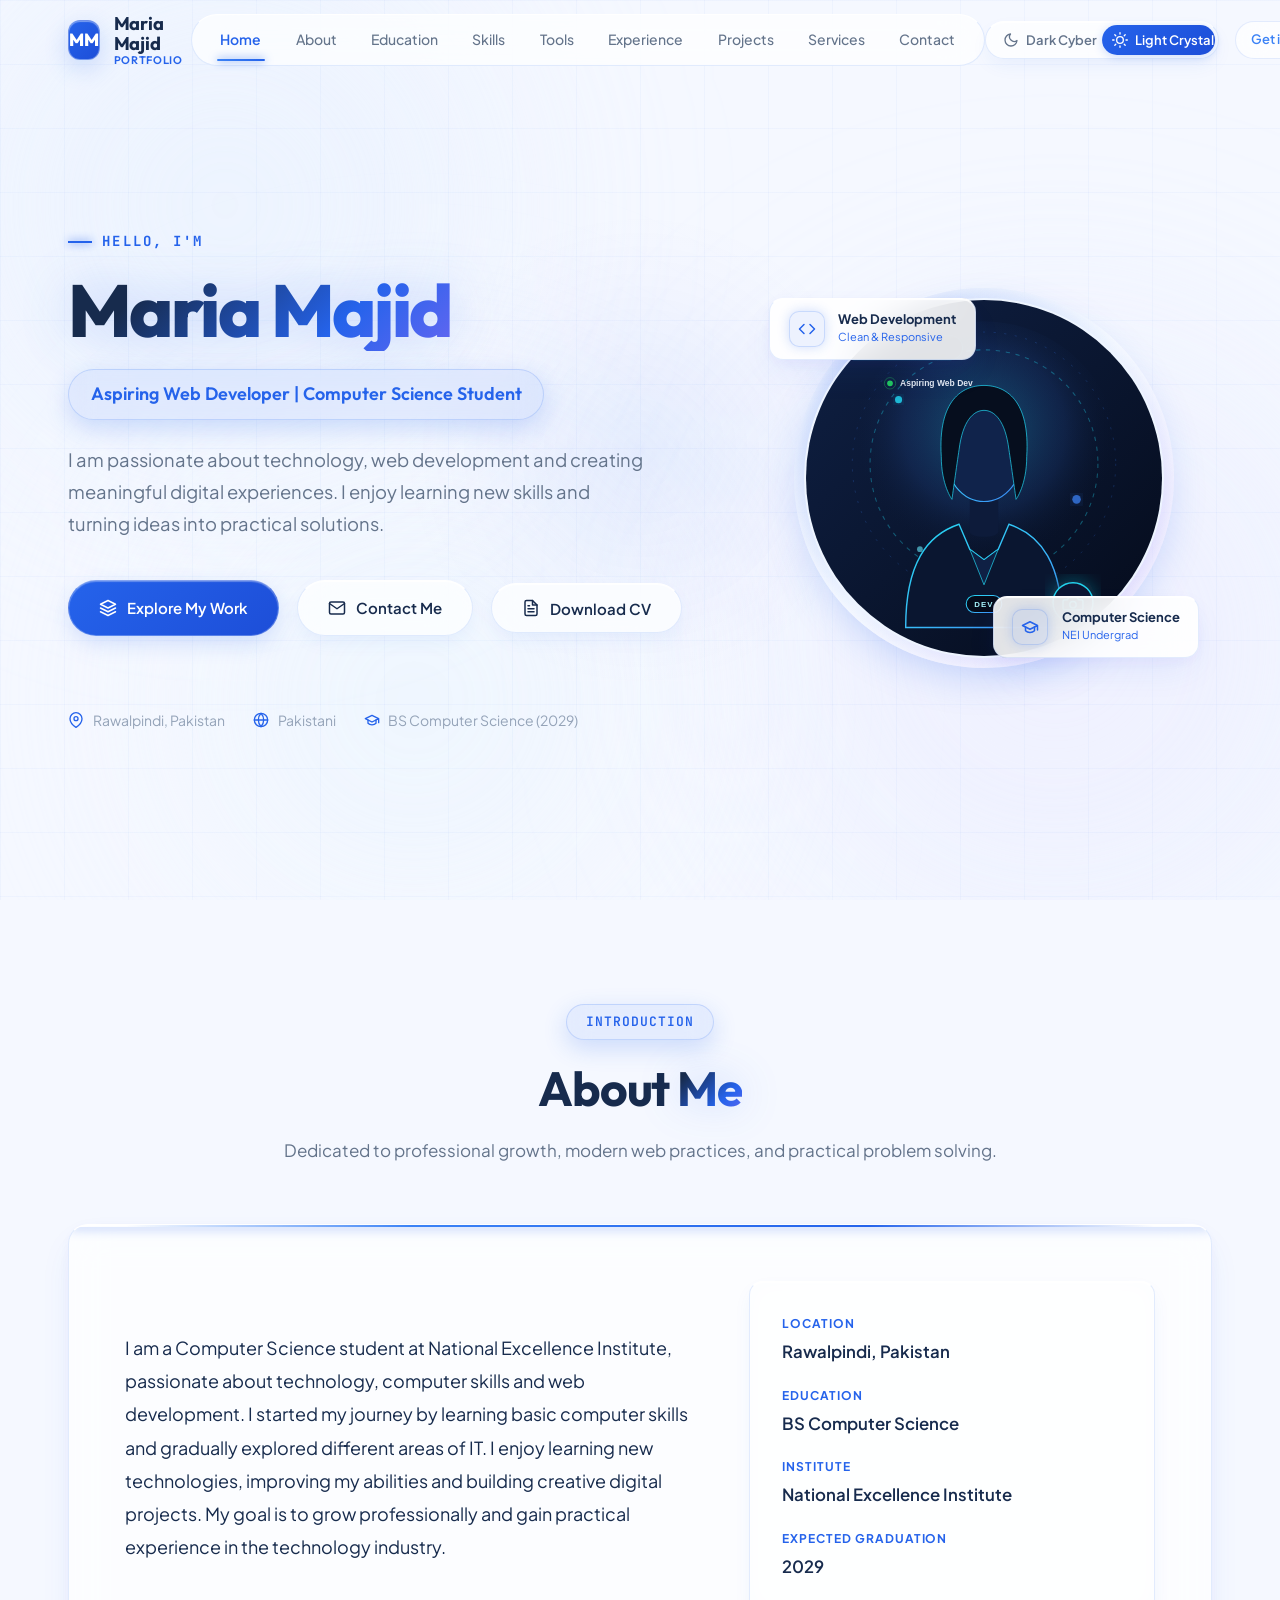
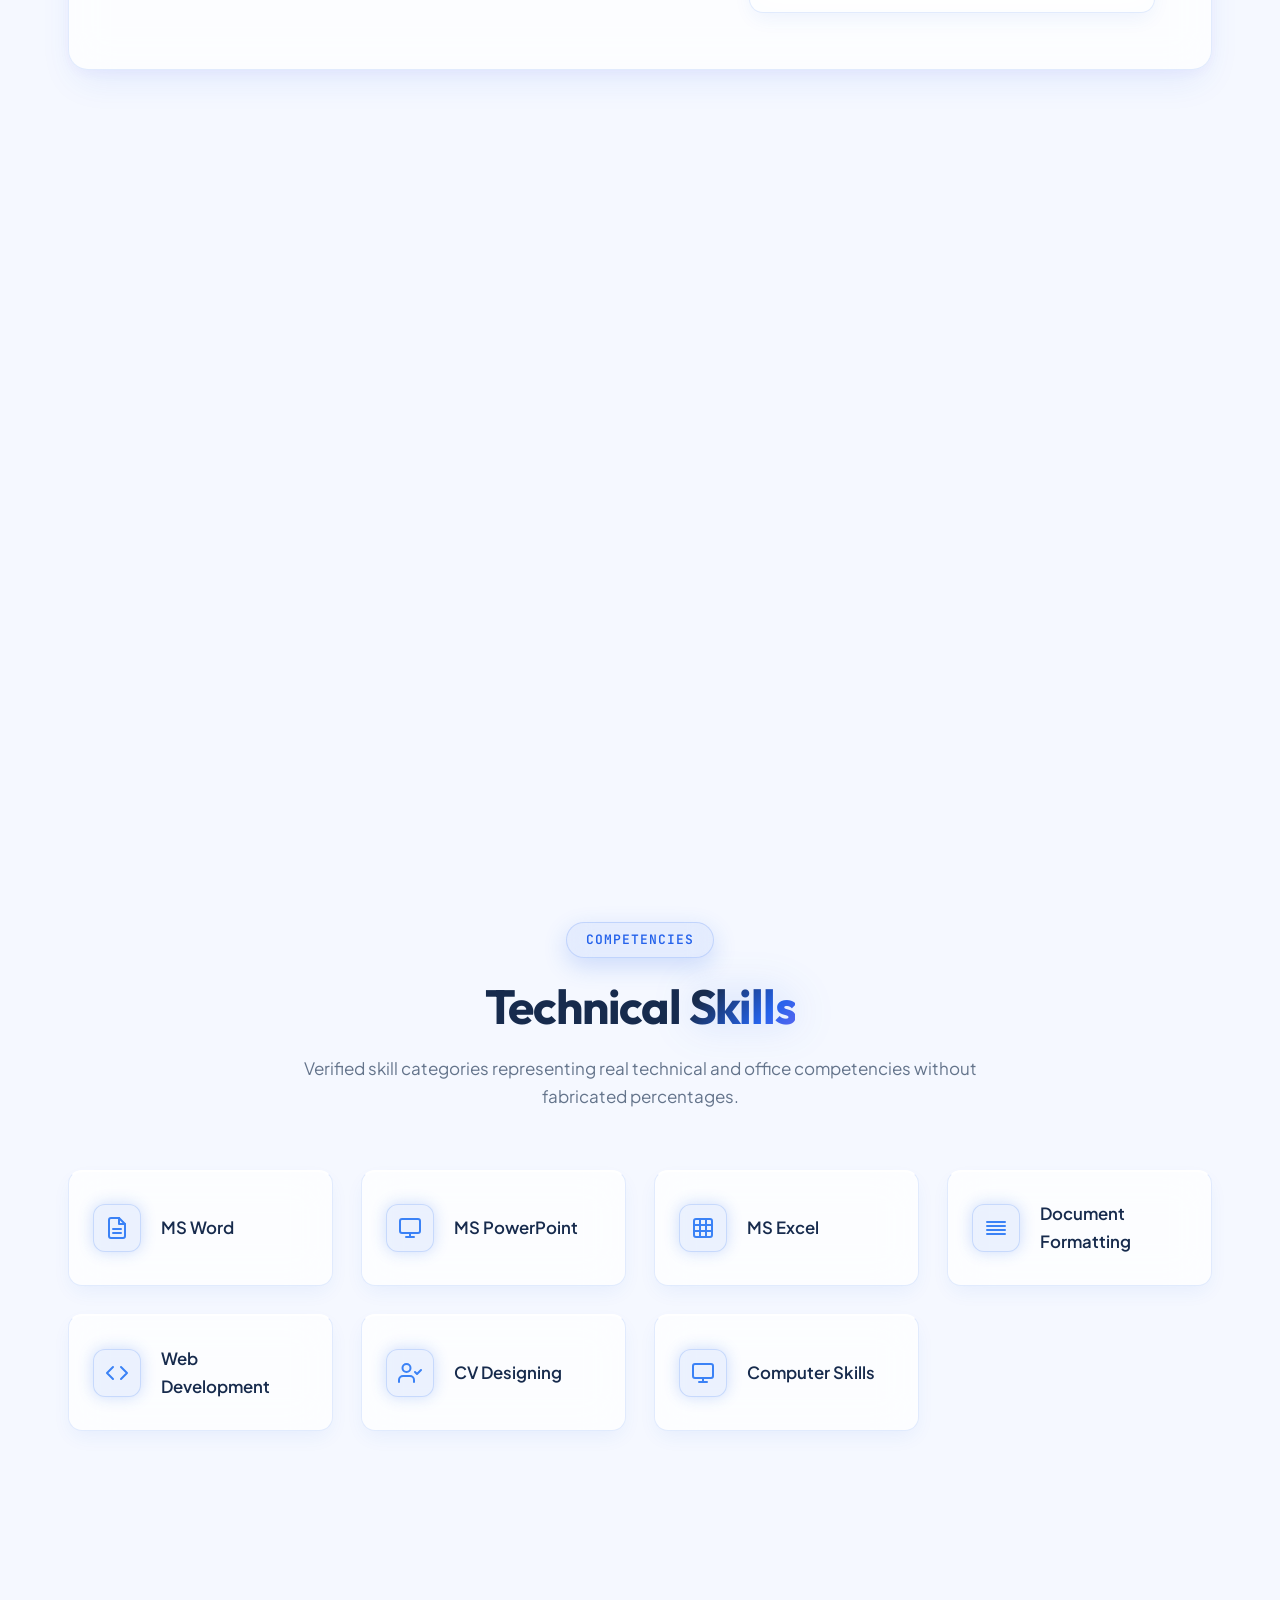
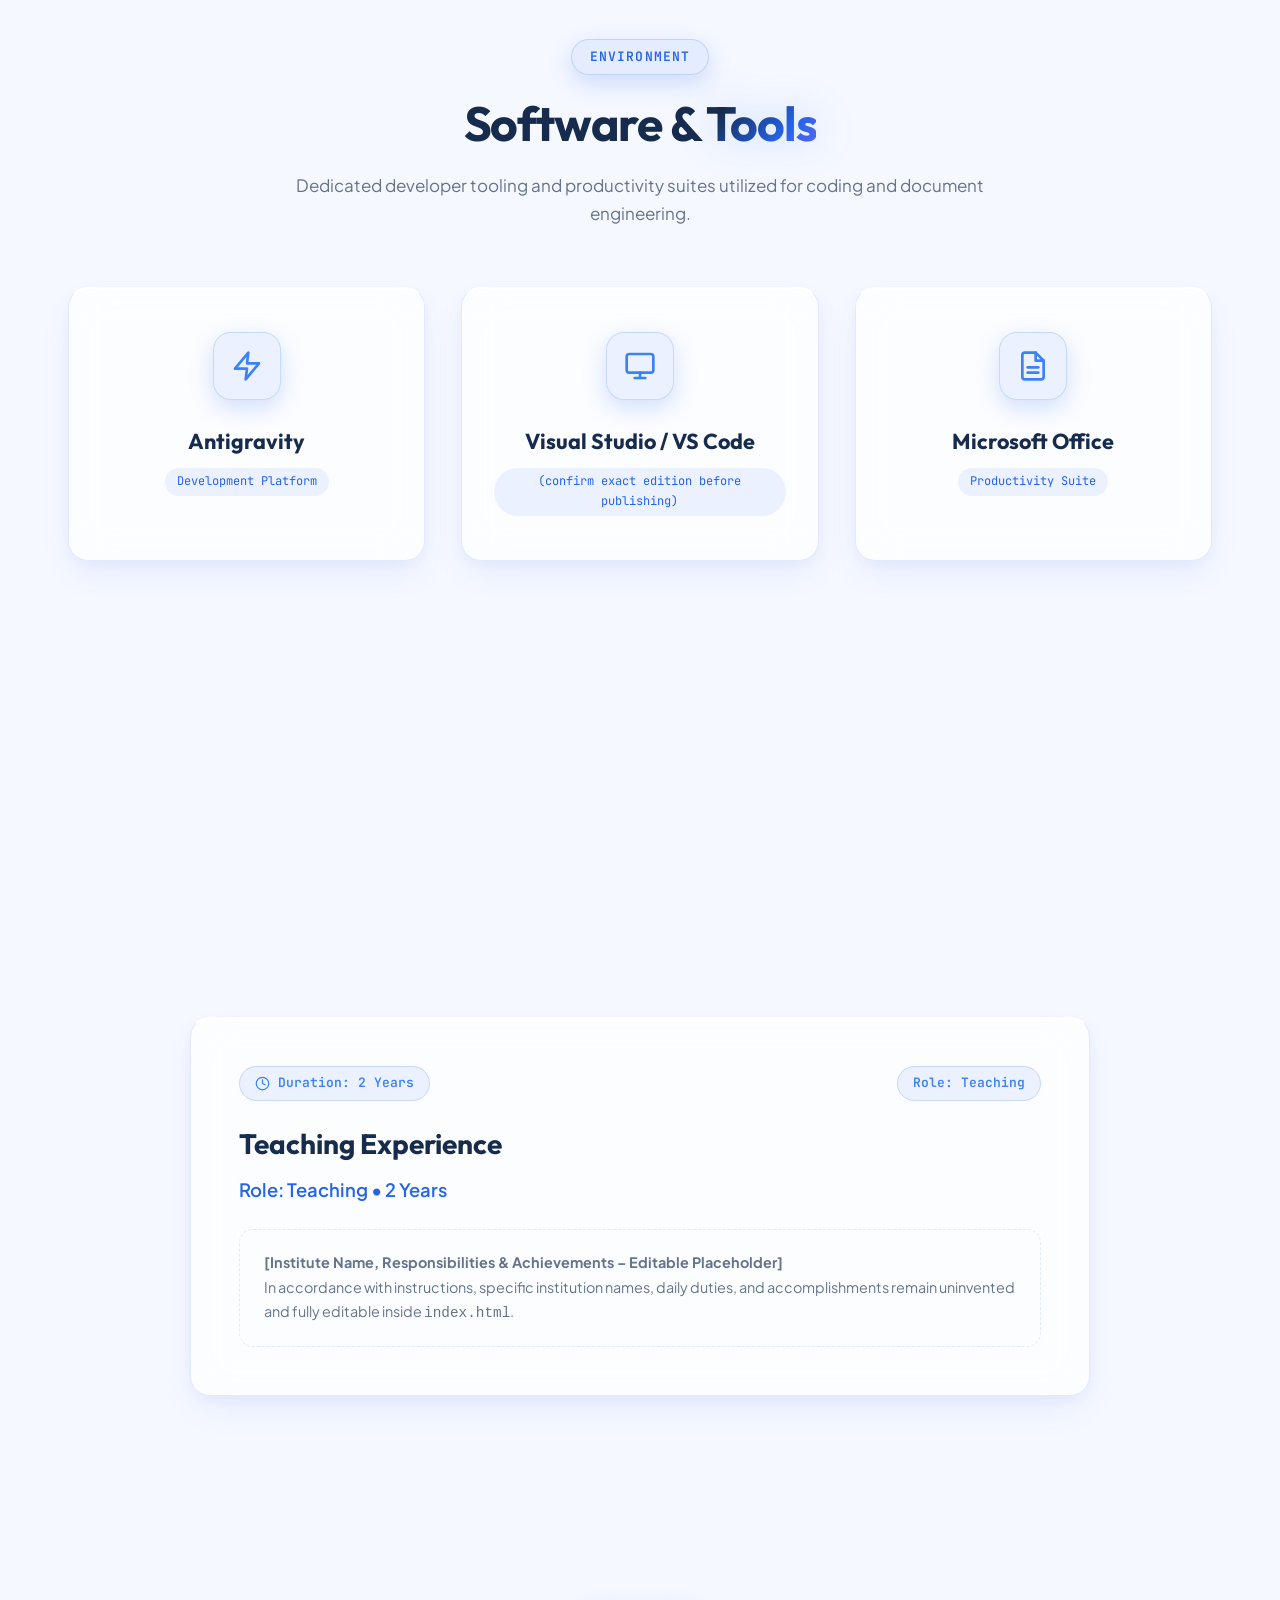
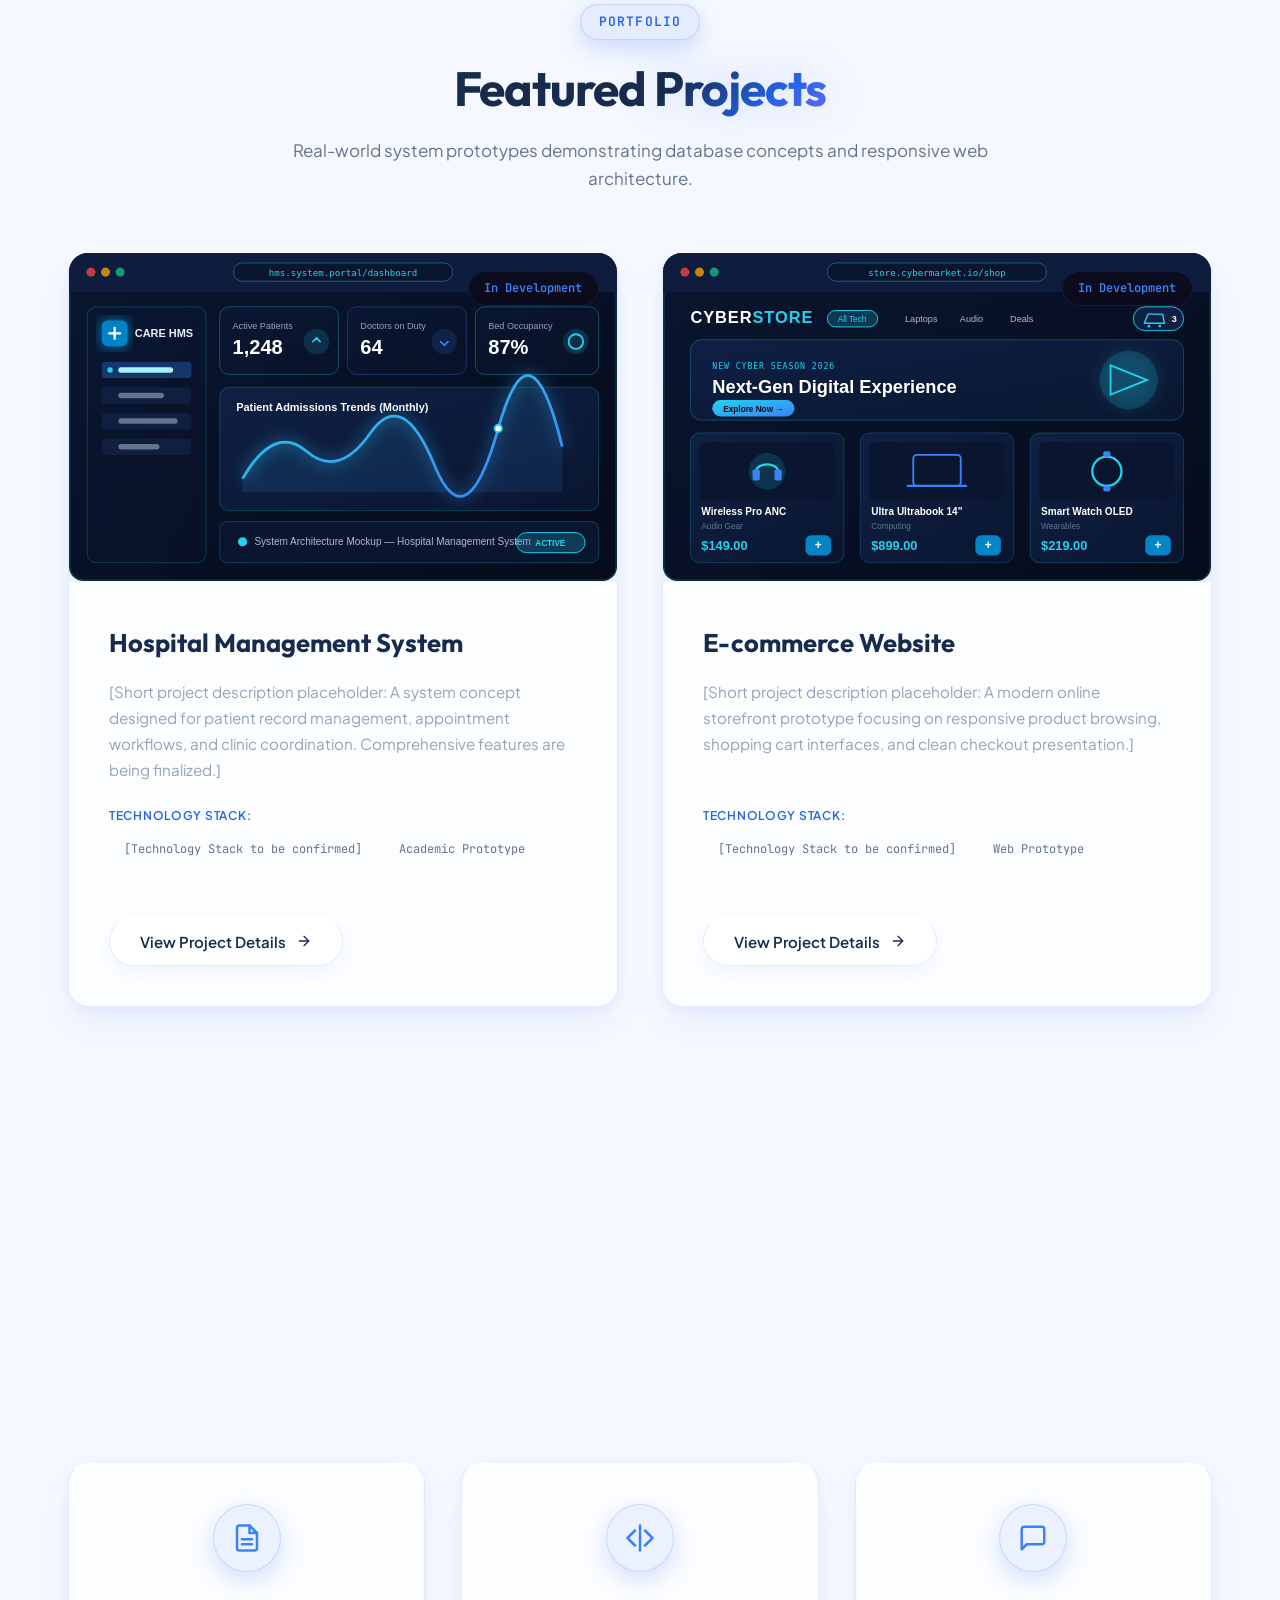
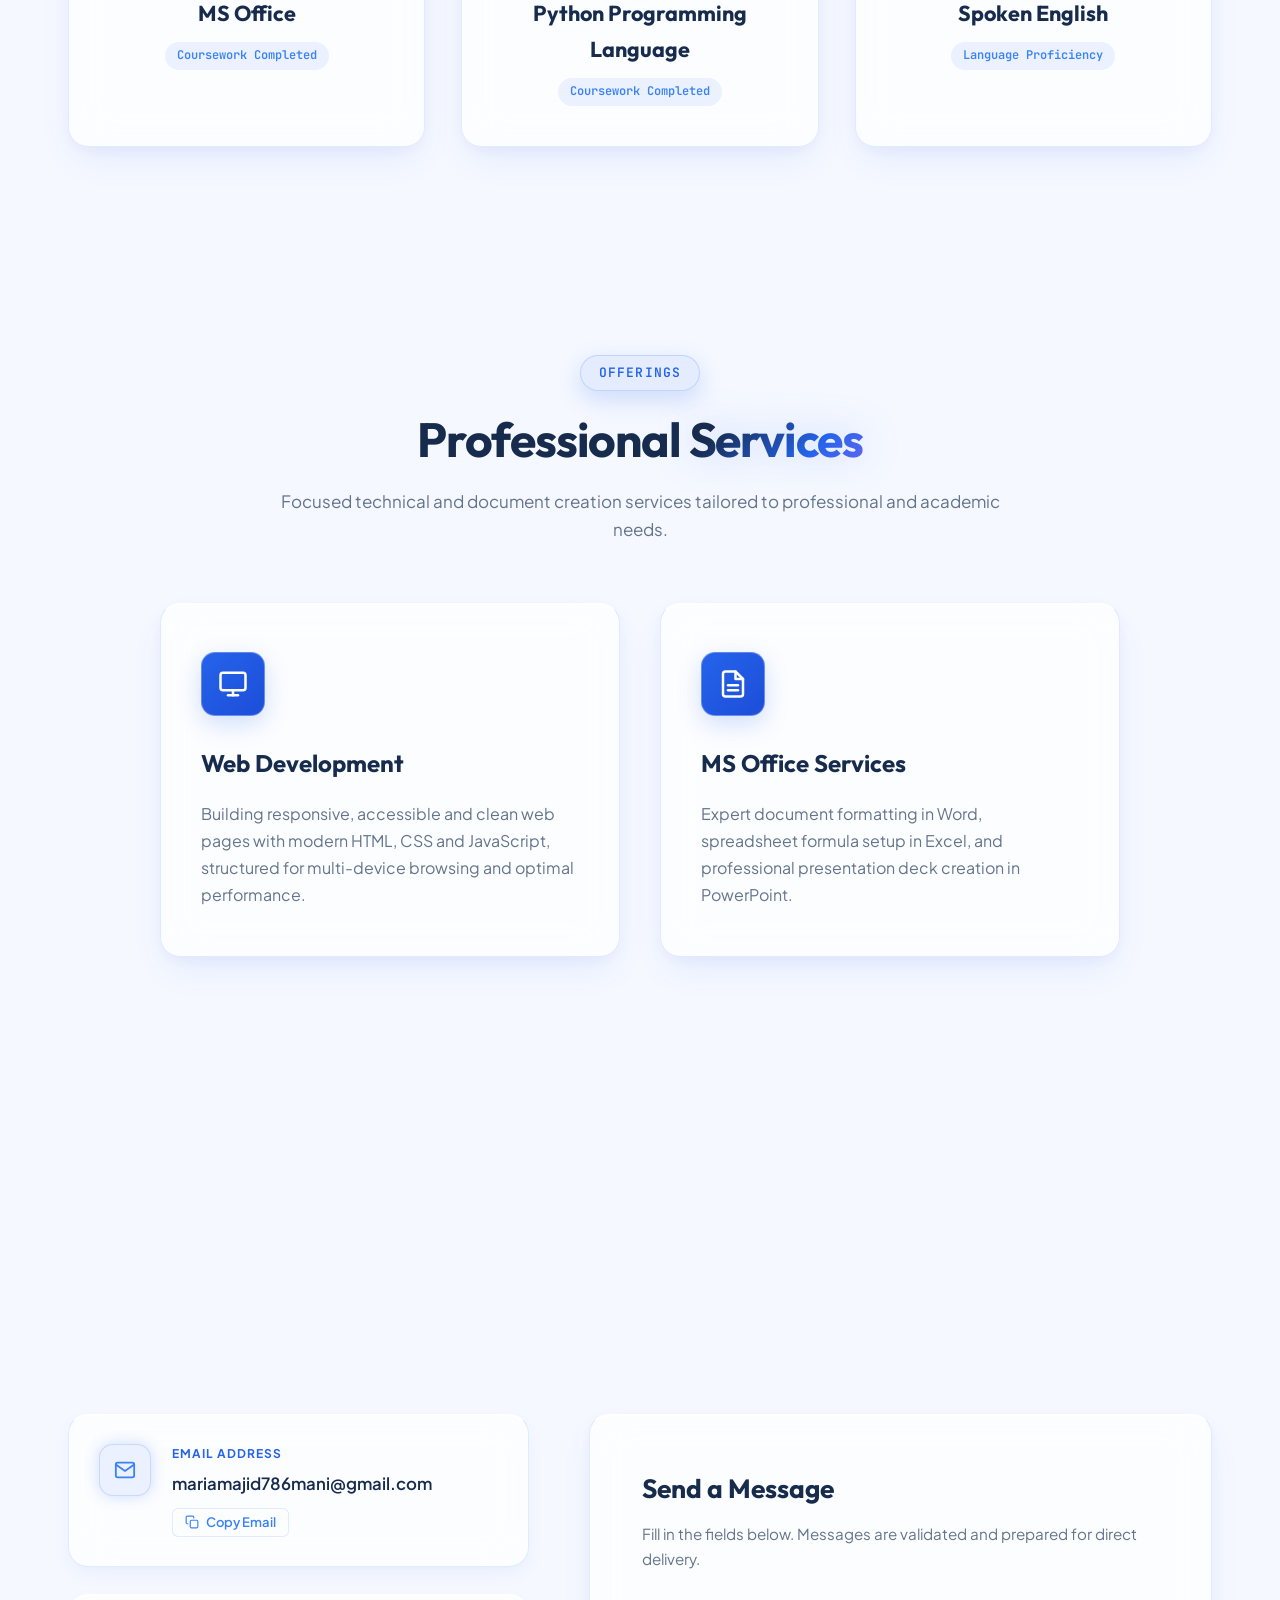
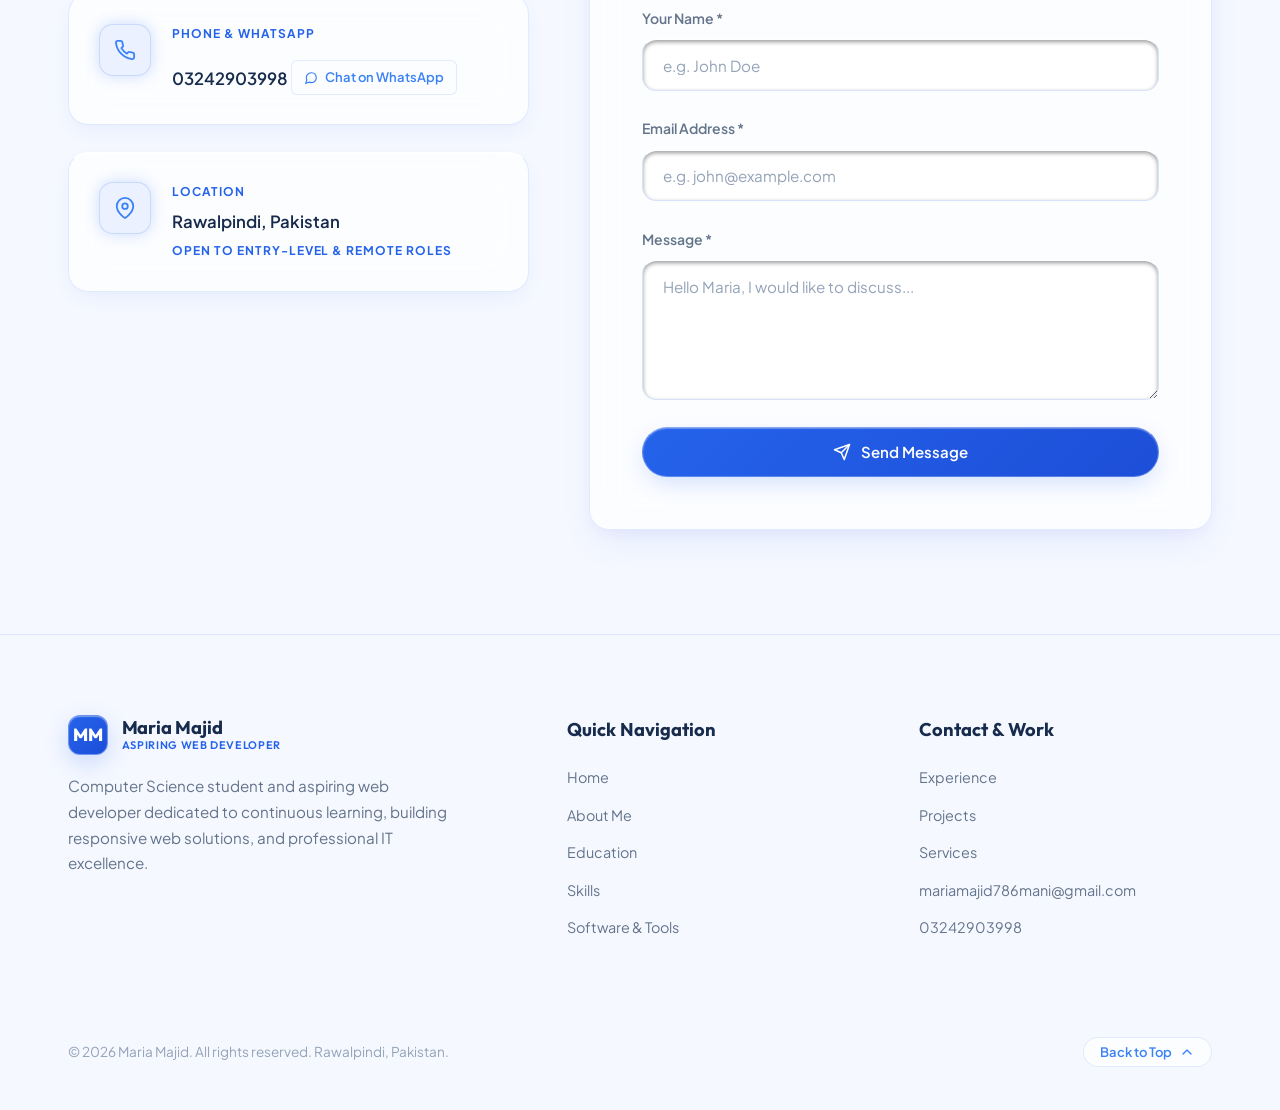
<file: index.html>
<!DOCTYPE html>
<html lang="en">
<head>
  <meta charset="UTF-8">
  <meta name="viewport" content="width=device-width, initial-scale=1.0">
  <title>Maria Majid | Aspiring Web Developer &amp; Computer Science Student</title>
  
  <!-- SEO & Social Metadata -->
  <meta name="description" content="Personal portfolio of Maria Majid, an aspiring Web Developer and Computer Science student from Rawalpindi, Pakistan. Explore education, verified skills, software tools, projects, and services.">
  <meta name="keywords" content="Maria Majid, Aspiring Web Developer, Computer Science Student, Rawalpindi, Pakistan, National Excellence Institute, Portfolio">
  <meta name="author" content="Maria Majid">
  <meta name="robots" content="index, follow">

  <!-- OpenGraph Metadata -->
  <meta property="og:type" content="website">
  <meta property="og:title" content="Maria Majid | Aspiring Web Developer &amp; Computer Science Student">
  <meta property="og:description" content="Passionate about technology, web development and creating meaningful digital experiences.">
  <meta property="og:image" content="assets/images/avatar-placeholder.svg">

  <!-- Favicon -->
  <link rel="icon" type="image/svg+xml" href="assets/images/favicon.svg">

  <!-- Google Fonts: Outfit, Plus Jakarta Sans & JetBrains Mono -->
  <link rel="preconnect" href="https://fonts.googleapis.com">
  <link rel="preconnect" href="https://fonts.gstatic.com" crossorigin>
  <link href="https://fonts.googleapis.com/css2?family=Outfit:wght@500;600;700;800&family=Plus+Jakarta+Sans:wght@300;400;500;600;700&family=JetBrains+Mono:wght@400;500;600;700&display=swap" rel="stylesheet">

  <!-- Instant Theme Detection Script (Prevents FOUC) -->
  <script>
    (function() {
      try {
        var savedTheme = localStorage.getItem('maria_majid_portfolio_theme');
        var theme = savedTheme;
        if (!theme) {
          theme = (window.matchMedia && window.matchMedia('(prefers-color-scheme: light)').matches) ? 'light' : 'dark';
        }
        document.documentElement.setAttribute('data-theme', theme);
      } catch (e) {
        document.documentElement.setAttribute('data-theme', 'dark');
      }
    })();
  </script>

  <!-- Core Dual-Theme Glassmorphism Stylesheet -->
  <link rel="stylesheet" href="css/styles.css">
</head>
<body>

  <!-- =========================================================================
       DYNAMIC AMBIENT LIGHTING & DUAL-THEME MESH BACKGROUND
       ========================================================================= -->
  <div class="ambient-glow-wrapper" aria-hidden="true">
    <div class="ambient-orb ambient-orb-1"></div>
    <div class="ambient-orb ambient-orb-2"></div>
    <div class="ambient-orb ambient-orb-3"></div>
    <div class="glass-grid-overlay"></div>
    <div class="cursor-glow" id="cursorGlow"></div>
  </div>

  <!-- =========================================================================
       FLOATING GLASSMORPHISM NAVBAR & THEME SWITCHER
       ========================================================================= -->
  <header class="navbar" id="navbar">
    <div class="container navbar-inner">
      <a href="#hero" class="brand-logo" aria-label="Maria Majid - Home">
        <div class="brand-emblem">MM</div>
        <div class="brand-text">
          <span class="brand-name">Maria Majid</span>
          <span class="brand-sub">Portfolio</span>
        </div>
      </a>

      <!-- Navigation Links -->
      <nav class="nav-menu" id="navMenu" aria-label="Main Navigation">
        <a href="#hero" class="nav-link active">Home</a>
        <a href="#about" class="nav-link">About</a>
        <a href="#education" class="nav-link">Education</a>
        <a href="#skills" class="nav-link">Skills</a>
        <a href="#tools" class="nav-link">Tools</a>
        <a href="#experience" class="nav-link">Experience</a>
        <a href="#projects" class="nav-link">Projects</a>
        <a href="#services" class="nav-link">Services</a>
        <a href="#contact" class="nav-link">Contact</a>

        <!-- Mobile Drawer Theme Control -->
        <div class="mobile-theme-control">
          <div class="mobile-theme-header">
            <span class="mobile-theme-title">Theme Experience</span>
            <span class="mobile-theme-desc">Select visual identity</span>
          </div>
          <div class="theme-switcher mobile-theme-switcher" role="radiogroup" aria-label="Website Theme Mode Mobile">
            <button type="button" class="theme-toggle-btn active" data-theme-target="dark" role="radio" aria-checked="true" aria-label="Dark Cyber theme" title="Dark Cyber (Blue Cyber Glass)">
              <svg class="theme-icon moon-icon" width="16" height="16" viewBox="0 0 24 24" fill="none" stroke="currentColor" stroke-width="2" stroke-linecap="round" stroke-linejoin="round">
                <path d="M21 12.79A9 9 0 1 1 11.21 3 7 7 0 0 0 21 12.79z"></path>
              </svg>
              <span class="theme-text">Dark Cyber</span>
            </button>
            <button type="button" class="theme-toggle-btn" data-theme-target="light" role="radio" aria-checked="false" aria-label="Light Crystal theme" title="Light Crystal (Crystal Light Glass)">
              <svg class="theme-icon sun-icon" width="16" height="16" viewBox="0 0 24 24" fill="none" stroke="currentColor" stroke-width="2" stroke-linecap="round" stroke-linejoin="round">
                <circle cx="12" cy="12" r="5"></circle>
                <line x1="12" y1="1" x2="12" y2="3"></line>
                <line x1="12" y1="21" x2="12" y2="23"></line>
                <line x1="4.22" y1="4.22" x2="5.64" y2="5.64"></line>
                <line x1="18.36" y1="18.36" x2="19.78" y2="19.78"></line>
                <line x1="1" y1="12" x2="3" y2="12"></line>
                <line x1="21" y1="12" x2="23" y2="12"></line>
                <line x1="4.22" y1="19.78" x2="5.64" y2="18.36"></line>
                <line x1="18.36" y1="5.64" x2="19.78" y2="4.22"></line>
              </svg>
              <span class="theme-text">Light Crystal</span>
            </button>
            <span class="theme-slider" aria-hidden="true"></span>
          </div>
        </div>
      </nav>

      <!-- Action & Dual Theme Switcher in Header -->
      <div class="nav-actions">
        <!-- Desktop Theme Switcher -->
        <div class="theme-switch-wrapper" id="themeSwitchWrapper">
          <div class="theme-switcher" role="radiogroup" aria-label="Website Theme Mode">
            <button type="button" class="theme-toggle-btn active" data-theme-target="dark" role="radio" aria-checked="true" aria-label="Dark Cyber theme" title="Dark Cyber (Blue Cyber Glass)">
              <svg class="theme-icon moon-icon" width="16" height="16" viewBox="0 0 24 24" fill="none" stroke="currentColor" stroke-width="2" stroke-linecap="round" stroke-linejoin="round">
                <path d="M21 12.79A9 9 0 1 1 11.21 3 7 7 0 0 0 21 12.79z"></path>
              </svg>
              <span class="theme-text">Dark Cyber</span>
            </button>
            <button type="button" class="theme-toggle-btn" data-theme-target="light" role="radio" aria-checked="false" aria-label="Light Crystal theme" title="Light Crystal (Crystal Light Glass)">
              <svg class="theme-icon sun-icon" width="16" height="16" viewBox="0 0 24 24" fill="none" stroke="currentColor" stroke-width="2" stroke-linecap="round" stroke-linejoin="round">
                <circle cx="12" cy="12" r="5"></circle>
                <line x1="12" y1="1" x2="12" y2="3"></line>
                <line x1="12" y1="21" x2="12" y2="23"></line>
                <line x1="4.22" y1="4.22" x2="5.64" y2="5.64"></line>
                <line x1="18.36" y1="18.36" x2="19.78" y2="19.78"></line>
                <line x1="1" y1="12" x2="3" y2="12"></line>
                <line x1="21" y1="12" x2="23" y2="12"></line>
                <line x1="4.22" y1="19.78" x2="5.64" y2="18.36"></line>
                <line x1="18.36" y1="5.64" x2="19.78" y2="4.22"></line>
              </svg>
              <span class="theme-text">Light Crystal</span>
            </button>
            <span class="theme-slider" aria-hidden="true"></span>
          </div>
        </div>

        <a href="#contact" class="btn btn-outline-sm btn-nav-cta">Get in Touch</a>
      </div>

      <!-- Mobile Hamburger Button -->
      <button class="nav-toggle" id="navToggle" aria-label="Toggle Navigation Menu" aria-expanded="false">
        <span class="hamburger-line"></span>
        <span class="hamburger-line"></span>
        <span class="hamburger-line"></span>
      </button>
    </div>
  </header>

  <main>
    <!-- =======================================================================
         1. HERO SECTION
         ======================================================================= -->
    <section class="section hero-section" id="hero">
      <div class="container hero-grid">
        <!-- Hero Text Content (Left Side) -->
        <div class="hero-content fade-in-up">
          <div class="hero-eyebrow">HELLO, I'M</div>

          <h1 class="hero-name">
            <span class="highlight">Maria Majid</span>
          </h1>

          <div class="hero-title-badge">
            Aspiring Web Developer | Computer Science Student
          </div>

          <p class="hero-intro">
            I am passionate about technology, web development and creating meaningful digital experiences. I enjoy learning new skills and turning ideas into practical solutions.
          </p>

          <!-- Buttons -->
          <div class="hero-actions">
            <a href="#projects" class="btn btn-primary">
              <svg width="18" height="18" viewBox="0 0 24 24" fill="none" stroke="currentColor" stroke-width="2" stroke-linecap="round" stroke-linejoin="round"><polygon points="12 2 2 7 12 12 22 7 12 2"/><polyline points="2 17 12 22 22 17"/><polyline points="2 12 12 17 22 12"/></svg>
              <span>Explore My Work</span>
            </a>
            <a href="#contact" class="btn btn-secondary">
              <svg width="18" height="18" viewBox="0 0 24 24" fill="none" stroke="currentColor" stroke-width="2" stroke-linecap="round" stroke-linejoin="round"><path d="M4 4h16c1.1 0 2 .9 2 2v12c0 1.1-.9 2-2 2H4c-1.1 0-2-.9-2-2V6c0-1.1.9-2 2-2z"/><polyline points="22,6 12,13 2,6"/></svg>
              <span>Contact Me</span>
            </a>
            <button class="btn btn-secondary" data-trigger-cv aria-label="Download Curriculum Vitae">
              <svg width="18" height="18" viewBox="0 0 24 24" fill="none" stroke="currentColor" stroke-width="2" stroke-linecap="round" stroke-linejoin="round"><path d="M14 2H6a2 2 0 0 0-2 2v16a2 2 0 0 0 2 2h12a2 2 0 0 0 2-2V8z"/><polyline points="14 2 14 8 20 8"/><line x1="16" y1="13" x2="8" y2="13"/><line x1="16" y1="17" x2="8" y2="17"/><polyline points="10 9 9 9 8 9"/></svg>
              <span>Download CV</span>
            </button>
          </div>

          <!-- Quick Meta Details -->
          <div class="hero-meta">
            <div class="hero-meta-item">
              <svg width="16" height="16" viewBox="0 0 24 24" fill="none" stroke="currentColor" stroke-width="2" stroke-linecap="round" stroke-linejoin="round"><path d="M21 10c0 7-9 13-9 13s-9-6-9-13a9 9 0 0 1 18 0z"/><circle cx="12" cy="10" r="3"/></svg>
              <span>Rawalpindi, Pakistan</span>
            </div>
            <div class="hero-meta-item">
              <svg width="16" height="16" viewBox="0 0 24 24" fill="none" stroke="currentColor" stroke-width="2" stroke-linecap="round" stroke-linejoin="round"><circle cx="12" cy="12" r="10"/><path d="M12 2a14.5 14.5 0 0 0 0 20 14.5 14.5 0 0 0 0-20"/><path d="M2 12h20"/></svg>
              <span>Pakistani</span>
            </div>
            <div class="hero-meta-item">
              <svg width="16" height="16" viewBox="0 0 24 24" fill="none" stroke="currentColor" stroke-width="2" stroke-linecap="round" stroke-linejoin="round"><path d="M22 10v6M2 10l10-5 10 5-10 5z"/><path d="M6 12v5c3 3 9 3 12 0v-5"/></svg>
              <span>BS Computer Science (2029)</span>
            </div>
          </div>
        </div>

        <!-- Profile Visual (Right Side: Circular Glowing Frame & Floating Glass Cards) -->
        <div class="hero-visual fade-in-up">
          <div class="circular-glow-frame">
            <div class="circular-glow-inner">
              <img src="assets/images/avatar-placeholder.svg?v=2" alt="Maria Majid - Profile Portrait" class="profile-img" width="500" height="500">
            </div>

            <!-- Floating Glass Card 1 (Top Left) -->
            <div class="floating-glass-chip chip-top-left">
              <div class="chip-icon">
                <svg width="18" height="18" viewBox="0 0 24 24" fill="none" stroke="currentColor" stroke-width="2" stroke-linecap="round" stroke-linejoin="round"><polyline points="16 18 22 12 16 6"/><polyline points="8 6 2 12 8 18"/></svg>
              </div>
              <div class="chip-text">
                <span class="chip-title">Web Development</span>
                <span class="chip-desc">Clean &amp; Responsive</span>
              </div>
            </div>

            <!-- Floating Glass Card 2 (Bottom Right) -->
            <div class="floating-glass-chip chip-bottom-right">
              <div class="chip-icon">
                <svg width="18" height="18" viewBox="0 0 24 24" fill="none" stroke="currentColor" stroke-width="2" stroke-linecap="round" stroke-linejoin="round"><path d="M22 10v6M2 10l10-5 10 5-10 5z"/><path d="M6 12v5c3 3 9 3 12 0v-5"/></svg>
              </div>
              <div class="chip-text">
                <span class="chip-title">Computer Science</span>
                <span class="chip-desc">NEI Undergrad</span>
              </div>
            </div>
          </div>
        </div>
      </div>
    </section>

    <!-- =======================================================================
         2. ABOUT ME SECTION
         ======================================================================= -->
    <section class="section about-section" id="about">
      <div class="container">
        <div class="section-header fade-in-up">
          <span class="section-tag">Introduction</span>
          <h2 class="section-title">About <span class="text-gradient">Me</span></h2>
          <p class="section-subtitle">Dedicated to professional growth, modern web practices, and practical problem solving.</p>
        </div>

        <div class="about-card fade-in-up">
          <div class="about-grid">
            <div class="about-text-content">
              <!-- Exact Prompt Specified Text -->
              <p class="about-body-text">
                I am a Computer Science student at National Excellence Institute, passionate about technology, computer skills and web development. I started my journey by learning basic computer skills and gradually explored different areas of IT. I enjoy learning new technologies, improving my abilities and building creative digital projects. My goal is to grow professionally and gain practical experience in the technology industry.
              </p>
            </div>

            <!-- Small Information Card -->
            <div class="info-glass-card">
              <div class="info-item">
                <span class="info-label">Location</span>
                <span class="info-value">Rawalpindi, Pakistan</span>
              </div>
              <div class="info-item">
                <span class="info-label">Education</span>
                <span class="info-value">BS Computer Science</span>
              </div>
              <div class="info-item">
                <span class="info-label">Institute</span>
                <span class="info-value">National Excellence Institute</span>
              </div>
              <div class="info-item">
                <span class="info-label">Expected Graduation</span>
                <span class="info-value">2029</span>
              </div>
            </div>
          </div>
        </div>
      </div>
    </section>

    <!-- =======================================================================
         3. EDUCATION SECTION
         ======================================================================= -->
    <section class="section education-section" id="education">
      <div class="container">
        <div class="section-header fade-in-up">
          <span class="section-tag">Academic Timeline</span>
          <h2 class="section-title">My <span class="text-gradient">Education</span></h2>
          <p class="section-subtitle">Formal computer science education establishing core software foundations.</p>
        </div>

        <div class="education-container fade-in-up">
          <div class="education-card">
            <div class="edu-icon-badge">
              <svg width="34" height="34" viewBox="0 0 24 24" fill="none" stroke="currentColor" stroke-width="2" stroke-linecap="round" stroke-linejoin="round"><path d="M22 10v6M2 10l10-5 10 5-10 5z"/><path d="M6 12v5c3 3 9 3 12 0v-5"/></svg>
            </div>
            
            <div class="edu-content">
              <div class="edu-top">
                <h3 class="edu-degree">Bachelor's Degree</h3>
                <span class="edu-status-badge">Expected Graduation: 2029</span>
              </div>
              
              <div class="edu-field">Field: Computer Science</div>
              
              <div class="edu-institute">
                <svg width="18" height="18" viewBox="0 0 24 24" fill="none" stroke="currentColor" stroke-width="2" stroke-linecap="round" stroke-linejoin="round"><path d="M3 21h18"/><path d="M5 21V7l8-4v18"/><path d="M19 21V11l-6-4"/><line x1="9" y1="9" x2="9" y2="9.01"/><line x1="9" y1="12" x2="9" y2="12.01"/><line x1="9" y1="15" x2="9" y2="15.01"/><line x1="9" y1="18" x2="9" y2="18.01"/></svg>
                <span>Institute: National Excellence Institute</span>
              </div>
            </div>
          </div>
        </div>
      </div>
    </section>

    <!-- =======================================================================
         4. SKILLS SECTION
         (Modern glass cards with icons & subtle hover animations)
         ======================================================================= -->
    <section class="section skills-section" id="skills">
      <div class="container">
        <div class="section-header fade-in-up">
          <span class="section-tag">Competencies</span>
          <h2 class="section-title">Technical <span class="text-gradient">Skills</span></h2>
          <p class="section-subtitle">Verified skill categories representing real technical and office competencies without fabricated percentages.</p>
        </div>

        <div class="skills-grid fade-in-up">
          <!-- Skill 1: MS Word -->
          <div class="skill-card">
            <div class="skill-card-icon">
              <svg width="24" height="24" viewBox="0 0 24 24" fill="none" stroke="currentColor" stroke-width="2" stroke-linecap="round" stroke-linejoin="round"><path d="M14 2H6a2 2 0 0 0-2 2v16a2 2 0 0 0 2 2h12a2 2 0 0 0 2-2V8z"/><polyline points="14 2 14 8 20 8"/><line x1="16" y1="13" x2="8" y2="13"/><line x1="16" y1="17" x2="8" y2="17"/></svg>
            </div>
            <div class="skill-card-name">MS Word</div>
          </div>

          <!-- Skill 2: MS PowerPoint -->
          <div class="skill-card">
            <div class="skill-card-icon">
              <svg width="24" height="24" viewBox="0 0 24 24" fill="none" stroke="currentColor" stroke-width="2" stroke-linecap="round" stroke-linejoin="round"><rect x="2" y="3" width="20" height="14" rx="2" ry="2"/><line x1="8" y1="21" x2="16" y2="21"/><line x1="12" y1="17" x2="12" y2="21"/></svg>
            </div>
            <div class="skill-card-name">MS PowerPoint</div>
          </div>

          <!-- Skill 3: MS Excel -->
          <div class="skill-card">
            <div class="skill-card-icon">
              <svg width="24" height="24" viewBox="0 0 24 24" fill="none" stroke="currentColor" stroke-width="2" stroke-linecap="round" stroke-linejoin="round"><rect x="3" y="3" width="18" height="18" rx="2" ry="2"/><line x1="3" y1="9" x2="21" y2="9"/><line x1="3" y1="15" x2="21" y2="15"/><line x1="9" y1="3" x2="9" y2="21"/><line x1="15" y1="3" x2="15" y2="21"/></svg>
            </div>
            <div class="skill-card-name">MS Excel</div>
          </div>

          <!-- Skill 4: Document Formatting -->
          <div class="skill-card">
            <div class="skill-card-icon">
              <svg width="24" height="24" viewBox="0 0 24 24" fill="none" stroke="currentColor" stroke-width="2" stroke-linecap="round" stroke-linejoin="round"><line x1="21" y1="10" x2="3" y2="10"/><line x1="21" y1="6" x2="3" y2="6"/><line x1="21" y1="14" x2="3" y2="14"/><line x1="21" y1="18" x2="3" y2="18"/></svg>
            </div>
            <div class="skill-card-name">Document Formatting</div>
          </div>

          <!-- Skill 5: Web Development -->
          <div class="skill-card">
            <div class="skill-card-icon">
              <svg width="24" height="24" viewBox="0 0 24 24" fill="none" stroke="currentColor" stroke-width="2" stroke-linecap="round" stroke-linejoin="round"><polyline points="16 18 22 12 16 6"/><polyline points="8 6 2 12 8 18"/></svg>
            </div>
            <div class="skill-card-name">Web Development</div>
          </div>

          <!-- Skill 6: CV Designing -->
          <div class="skill-card">
            <div class="skill-card-icon">
              <svg width="24" height="24" viewBox="0 0 24 24" fill="none" stroke="currentColor" stroke-width="2" stroke-linecap="round" stroke-linejoin="round"><path d="M16 21v-2a4 4 0 0 0-4-4H5a4 4 0 0 0-4 4v2"/><circle cx="8.5" cy="7" r="4"/><polyline points="17 11 19 13 23 9"/></svg>
            </div>
            <div class="skill-card-name">CV Designing</div>
          </div>

          <!-- Skill 7: Computer Skills -->
          <div class="skill-card">
            <div class="skill-card-icon">
              <svg width="24" height="24" viewBox="0 0 24 24" fill="none" stroke="currentColor" stroke-width="2" stroke-linecap="round" stroke-linejoin="round"><rect x="2" y="3" width="20" height="14" rx="2" ry="2"/><line x1="8" y1="21" x2="16" y2="21"/><line x1="12" y1="17" x2="12" y2="21"/></svg>
            </div>
            <div class="skill-card-name">Computer Skills</div>
          </div>
        </div>
      </div>
    </section>

    <!-- =======================================================================
         5. SOFTWARE & TOOLS SECTION (Separate Glowing Glass Cards)
         ======================================================================= -->
    <section class="section tools-section" id="tools">
      <div class="container">
        <div class="section-header fade-in-up">
          <span class="section-tag">Environment</span>
          <h2 class="section-title">Software &amp; <span class="text-gradient">Tools</span></h2>
          <p class="section-subtitle">Dedicated developer tooling and productivity suites utilized for coding and document engineering.</p>
        </div>

        <div class="tools-grid fade-in-up">
          <!-- Tool 1: Antigravity -->
          <div class="tool-glass-card">
            <div class="tool-icon-wrapper">
              <svg width="32" height="32" viewBox="0 0 24 24" fill="none" stroke="currentColor" stroke-width="2" stroke-linecap="round" stroke-linejoin="round"><polygon points="13 2 3 14 12 14 11 22 21 10 12 10 13 2"/></svg>
            </div>
            <h3 class="tool-name">Antigravity</h3>
            <span class="tool-badge">Development Platform</span>
          </div>

          <!-- Tool 2: Visual Studio / VS Code -->
          <div class="tool-glass-card">
            <div class="tool-icon-wrapper">
              <svg width="32" height="32" viewBox="0 0 24 24" fill="none" stroke="currentColor" stroke-width="2" stroke-linecap="round" stroke-linejoin="round"><rect x="2" y="3" width="20" height="14" rx="2" ry="2"/><line x1="8" y1="21" x2="16" y2="21"/><line x1="12" y1="17" x2="12" y2="21"/></svg>
            </div>
            <h3 class="tool-name">Visual Studio / VS Code</h3>
            <span class="tool-badge">(confirm exact edition before publishing)</span>
          </div>

          <!-- Tool 3: Microsoft Office -->
          <div class="tool-glass-card">
            <div class="tool-icon-wrapper">
              <svg width="32" height="32" viewBox="0 0 24 24" fill="none" stroke="currentColor" stroke-width="2" stroke-linecap="round" stroke-linejoin="round"><path d="M14 2H6a2 2 0 0 0-2 2v16a2 2 0 0 0 2 2h12a2 2 0 0 0 2-2V8z"/><polyline points="14 2 14 8 20 8"/><line x1="16" y1="13" x2="8" y2="13"/><line x1="16" y1="17" x2="8" y2="17"/></svg>
            </div>
            <h3 class="tool-name">Microsoft Office</h3>
            <span class="tool-badge">Productivity Suite</span>
          </div>
        </div>
      </div>
    </section>

    <!-- =======================================================================
         6. WORK EXPERIENCE SECTION
         ======================================================================= -->
    <section class="section experience-section" id="experience">
      <div class="container">
        <div class="section-header fade-in-up">
          <span class="section-tag">History</span>
          <h2 class="section-title">Work <span class="text-gradient">Experience</span></h2>
          <p class="section-subtitle">Practical instructional background contributing to technical communication and mentorship.</p>
        </div>

        <div class="experience-container fade-in-up">
          <div class="experience-card">
            <div class="exp-badge-row">
              <span class="exp-duration-pill">
                <svg width="15" height="15" viewBox="0 0 24 24" fill="none" stroke="currentColor" stroke-width="2" stroke-linecap="round" stroke-linejoin="round"><circle cx="12" cy="12" r="10"/><polyline points="12 6 12 12 16 14"/></svg>
                Duration: 2 Years
              </span>
              <span class="exp-duration-pill" style="border-color: var(--badge-border);">
                Role: Teaching
              </span>
            </div>

            <h3 class="exp-role-title">Teaching Experience</h3>
            <div class="exp-role-sub">Role: Teaching &bull; 2 Years</div>

            <!-- Editable Placeholder Notice -->
            <div class="exp-details-placeholder">
              <strong>[Institute Name, Responsibilities &amp; Achievements – Editable Placeholder]</strong><br>
              In accordance with instructions, specific institution names, daily duties, and accomplishments remain uninvented and fully editable inside <code>index.html</code>.
            </div>
          </div>
        </div>
      </div>
    </section>

    <!-- =======================================================================
         7. PROJECTS SECTION
         (Hospital Management System & E-commerce Website)
         ======================================================================= -->
    <section class="section projects-section" id="projects">
      <div class="container">
        <div class="section-header fade-in-up">
          <span class="section-tag">Portfolio</span>
          <h2 class="section-title">Featured <span class="text-gradient">Projects</span></h2>
          <p class="section-subtitle">Real-world system prototypes demonstrating database concepts and responsive web architecture.</p>
        </div>

        <div class="projects-grid">
          <!-- Project 1: Hospital Management System -->
          <article class="project-card fade-in-up">
            <div class="project-visual">
              <img src="assets/images/project-hospital.svg?v=2" alt="Hospital Management System - Project Preview Mockup" class="project-img" width="600" height="360" loading="lazy">
              <span class="project-status-tag">In Development</span>
            </div>

            <div class="project-body">
              <h3 class="project-title">Hospital Management System</h3>
              
              <!-- Description Placeholder -->
              <p class="project-desc-placeholder">
                [Short project description placeholder: A system concept designed for patient record management, appointment workflows, and clinic coordination. Comprehensive features are being finalized.]
              </p>

              <!-- Technology Stack Placeholder -->
              <div class="project-tech-stack">
                <span class="tech-label">Technology Stack:</span>
                <div class="tech-tags">
                  <span class="tech-tag">[Technology Stack to be confirmed]</span>
                  <span class="tech-tag">Academic Prototype</span>
                </div>
              </div>

              <!-- Button only when real link provided (opens in-development details modal) -->
              <div class="project-footer">
                <button class="btn btn-secondary" data-project-id="hospital-management" aria-label="View details for Hospital Management System">
                  <span>View Project Details</span>
                  <svg width="16" height="16" viewBox="0 0 24 24" fill="none" stroke="currentColor" stroke-width="2" stroke-linecap="round" stroke-linejoin="round"><line x1="5" y1="12" x2="19" y2="12"/><polyline points="12 5 19 12 12 19"/></svg>
                </button>
              </div>
            </div>
          </article>

          <!-- Project 2: E-commerce Website -->
          <article class="project-card fade-in-up">
            <div class="project-visual">
              <img src="assets/images/project-ecommerce.svg?v=2" alt="E-commerce Website - Project Preview Mockup" class="project-img" width="600" height="360" loading="lazy">
              <span class="project-status-tag">In Development</span>
            </div>

            <div class="project-body">
              <h3 class="project-title">E-commerce Website</h3>
              
              <!-- Description Placeholder -->
              <p class="project-desc-placeholder">
                [Short project description placeholder: A modern online storefront prototype focusing on responsive product browsing, shopping cart interfaces, and clean checkout presentation.]
              </p>

              <!-- Technology Stack Placeholder -->
              <div class="project-tech-stack">
                <span class="tech-label">Technology Stack:</span>
                <div class="tech-tags">
                  <span class="tech-tag">[Technology Stack to be confirmed]</span>
                  <span class="tech-tag">Web Prototype</span>
                </div>
              </div>

              <!-- Button only when real link provided (opens in-development details modal) -->
              <div class="project-footer">
                <button class="btn btn-secondary" data-project-id="ecommerce-website" aria-label="View details for E-commerce Website">
                  <span>View Project Details</span>
                  <svg width="16" height="16" viewBox="0 0 24 24" fill="none" stroke="currentColor" stroke-width="2" stroke-linecap="round" stroke-linejoin="round"><line x1="5" y1="12" x2="19" y2="12"/><polyline points="12 5 19 12 12 19"/></svg>
                </button>
              </div>
            </div>
          </article>
        </div>
      </div>
    </section>

    <!-- =======================================================================
         8. COURSES & CERTIFICATES SECTION
         ======================================================================= -->
    <section class="section certifications-section" id="certifications">
      <div class="container">
        <div class="section-header fade-in-up">
          <span class="section-tag">Learning</span>
          <h2 class="section-title">Courses &amp; <span class="text-gradient">Certificates</span></h2>
          <p class="section-subtitle">Structured vocational coursework and training completed to build core technical and language abilities.</p>
        </div>

        <div class="certifications-grid fade-in-up">
          <!-- Course 1: MS Office -->
          <div class="cert-glass-card">
            <div class="cert-icon-wrapper">
              <svg width="30" height="30" viewBox="0 0 24 24" fill="none" stroke="currentColor" stroke-width="2" stroke-linecap="round" stroke-linejoin="round"><path d="M14 2H6a2 2 0 0 0-2 2v16a2 2 0 0 0 2 2h12a2 2 0 0 0 2-2V8z"/><polyline points="14 2 14 8 20 8"/><line x1="16" y1="13" x2="8" y2="13"/><line x1="16" y1="17" x2="8" y2="17"/></svg>
            </div>
            <h3 class="cert-title">MS Office</h3>
            <span class="cert-badge">Coursework Completed</span>
          </div>

          <!-- Course 2: Python Programming Language -->
          <div class="cert-glass-card">
            <div class="cert-icon-wrapper">
              <svg width="30" height="30" viewBox="0 0 24 24" fill="none" stroke="currentColor" stroke-width="2" stroke-linecap="round" stroke-linejoin="round"><polyline points="16 18 22 12 16 6"/><polyline points="8 6 2 12 8 18"/><line x1="12" y1="2" x2="12" y2="22"/></svg>
            </div>
            <h3 class="cert-title">Python Programming Language</h3>
            <span class="cert-badge">Coursework Completed</span>
          </div>

          <!-- Course 3: Spoken English -->
          <div class="cert-glass-card">
            <div class="cert-icon-wrapper">
              <svg width="30" height="30" viewBox="0 0 24 24" fill="none" stroke="currentColor" stroke-width="2" stroke-linecap="round" stroke-linejoin="round"><path d="M21 15a2 2 0 0 1-2 2H7l-4 4V5a2 2 0 0 1 2-2h14a2 2 0 0 1 2 2z"/></svg>
            </div>
            <h3 class="cert-title">Spoken English</h3>
            <span class="cert-badge">Language Proficiency</span>
          </div>
        </div>
      </div>
    </section>

    <!-- =======================================================================
         9. SERVICES SECTION (Web Development & MS Office Services)
         ======================================================================= -->
    <section class="section services-section" id="services">
      <div class="container">
        <div class="section-header fade-in-up">
          <span class="section-tag">Offerings</span>
          <h2 class="section-title">Professional <span class="text-gradient">Services</span></h2>
          <p class="section-subtitle">Focused technical and document creation services tailored to professional and academic needs.</p>
        </div>

        <div class="services-grid fade-in-up">
          <!-- Service 1: Web Development -->
          <div class="service-glass-card">
            <div class="service-icon-box">
              <svg width="30" height="30" viewBox="0 0 24 24" fill="none" stroke="currentColor" stroke-width="2" stroke-linecap="round" stroke-linejoin="round"><rect x="2" y="3" width="20" height="14" rx="2" ry="2"/><line x1="8" y1="21" x2="16" y2="21"/><line x1="12" y1="17" x2="12" y2="21"/></svg>
            </div>
            <h3 class="service-title">Web Development</h3>
            <p class="service-desc">
              Building responsive, accessible and clean web pages with modern HTML, CSS and JavaScript, structured for multi-device browsing and optimal performance.
            </p>
          </div>

          <!-- Service 2: MS Office Services -->
          <div class="service-glass-card">
            <div class="service-icon-box">
              <svg width="30" height="30" viewBox="0 0 24 24" fill="none" stroke="currentColor" stroke-width="2" stroke-linecap="round" stroke-linejoin="round"><path d="M14 2H6a2 2 0 0 0-2 2v16a2 2 0 0 0 2 2h12a2 2 0 0 0 2-2V8z"/><polyline points="14 2 14 8 20 8"/><line x1="16" y1="13" x2="8" y2="13"/><line x1="16" y1="17" x2="8" y2="17"/></svg>
            </div>
            <h3 class="service-title">MS Office Services</h3>
            <p class="service-desc">
              Expert document formatting in Word, spreadsheet formula setup in Excel, and professional presentation deck creation in PowerPoint.
            </p>
          </div>
        </div>
      </div>
    </section>

    <!-- =======================================================================
         10. CONTACT SECTION
         ======================================================================= -->
    <section class="section contact-section" id="contact">
      <div class="container">
        <div class="section-header fade-in-up">
          <span class="section-tag">Get in Touch</span>
          <h2 class="section-title">Contact <span class="text-gradient">Maria Majid</span></h2>
          <p class="section-subtitle">Interested in discussing employment opportunities, internships or digital projects? Send a message below.</p>
        </div>

        <div class="contact-grid fade-in-up">
          <!-- Left: Contact Details Panel -->
          <div class="contact-info-panel">
            <!-- Email Card -->
            <div class="contact-card">
              <div class="contact-card-icon">
                <svg width="22" height="22" viewBox="0 0 24 24" fill="none" stroke="currentColor" stroke-width="2" stroke-linecap="round" stroke-linejoin="round"><path d="M4 4h16c1.1 0 2 .9 2 2v12c0 1.1-.9 2-2 2H4c-1.1 0-2-.9-2-2V6c0-1.1.9-2 2-2z"/><polyline points="22,6 12,13 2,6"/></svg>
              </div>
              <div class="contact-details">
                <div class="contact-label">Email Address</div>
                <a href="mailto:mariamajid786mani@gmail.com" class="contact-value">mariamajid786mani@gmail.com</a>
                <button class="copy-email-btn" type="button" aria-label="Copy Email Address">
                  <svg width="14" height="14" viewBox="0 0 24 24" fill="none" stroke="currentColor" stroke-width="2" stroke-linecap="round" stroke-linejoin="round"><rect x="9" y="9" width="13" height="13" rx="2" ry="2"/><path d="M5 15H4a2 2 0 0 1-2-2V4a2 2 0 0 1 2-2h9a2 2 0 0 1 2 2v1"/></svg>
                  <span>Copy Email</span>
                </button>
              </div>
            </div>

            <!-- Phone Card -->
            <div class="contact-card">
              <div class="contact-card-icon">
                <svg width="22" height="22" viewBox="0 0 24 24" fill="none" stroke="currentColor" stroke-width="2" stroke-linecap="round" stroke-linejoin="round"><path d="M22 16.92v3a2 2 0 0 1-2.18 2 19.79 19.79 0 0 1-8.63-3.07 19.5 19.5 0 0 1-6-6 19.79 19.79 0 0 1-3.07-8.67A2 2 0 0 1 4.11 2h3a2 2 0 0 1 2 1.72 12.84 12.84 0 0 0 .7 2.81 2 2 0 0 1-.45 2.11L8.09 9.91a16 16 0 0 0 6 6l1.27-1.27a2 2 0 0 1 2.11-.45 12.84 12.84 0 0 0 2.81.7A2 2 0 0 1 22 16.92z"/></svg>
              </div>
              <div class="contact-details">
                <div class="contact-label">Phone &amp; WhatsApp</div>
                <a href="tel:03242903998" class="contact-value">03242903998</a>
                <a href="https://wa.me/923242903998" target="_blank" rel="noopener noreferrer" class="copy-email-btn" style="text-decoration:none;">
                  <svg width="14" height="14" viewBox="0 0 24 24" fill="none" stroke="currentColor" stroke-width="2"><path d="M21 11.5a8.38 8.38 0 0 1-.9 3.8 8.5 8.5 0 0 1-7.6 4.7 8.38 8.38 0 0 1-3.8-.9L3 21l1.9-5.7a8.38 8.38 0 0 1-.9-3.8 8.5 8.5 0 0 1 4.7-7.6 8.38 8.38 0 0 1 3.8-.9h.5a8.48 8.48 0 0 1 8 8v.5z"/></svg>
                  <span>Chat on WhatsApp</span>
                </a>
              </div>
            </div>

            <!-- Location Card -->
            <div class="contact-card">
              <div class="contact-card-icon">
                <svg width="22" height="22" viewBox="0 0 24 24" fill="none" stroke="currentColor" stroke-width="2" stroke-linecap="round" stroke-linejoin="round"><path d="M21 10c0 7-9 13-9 13s-9-6-9-13a9 9 0 0 1 18 0z"/><circle cx="12" cy="10" r="3"/></svg>
              </div>
              <div class="contact-details">
                <div class="contact-label">Location</div>
                <div class="contact-value">Rawalpindi, Pakistan</div>
                <span class="info-label" style="margin-top:0.35rem; display:block;">Open to entry-level &amp; remote roles</span>
              </div>
            </div>
          </div>

          <!-- Right: Functional Glass Contact Form -->
          <div class="contact-form-wrapper">
            <div class="form-header">
              <h3 class="form-title">Send a Message</h3>
              <p class="form-subtitle">Fill in the fields below. Messages are validated and prepared for direct delivery.</p>
            </div>

            <form class="contact-form" id="contactForm" name="contact" method="POST" data-netlify="true" netlify-honeypot="bot-field">
              <!-- Netlify hidden inputs -->
              <input type="hidden" name="form-name" value="contact">
              <p style="display: none;" aria-hidden="true">
                <label>Do not fill: <input name="bot-field"></label>
              </p>

              <!-- Name Field -->
              <div class="form-group">
                <label for="name" class="form-label">Your Name *</label>
                <input type="text" id="name" name="name" class="form-input" placeholder="e.g. John Doe" required autocomplete="name">
              </div>

              <!-- Email Field -->
              <div class="form-group">
                <label for="email" class="form-label">Email Address *</label>
                <input type="email" id="email" name="email" class="form-input" placeholder="e.g. john@example.com" required autocomplete="email">
              </div>

              <!-- Message Field -->
              <div class="form-group">
                <label for="message" class="form-label">Message *</label>
                <textarea id="message" name="message" class="form-textarea" placeholder="Hello Maria, I would like to discuss..." required></textarea>
              </div>

              <!-- Status Banner -->
              <div class="form-status" id="formStatus" role="alert"></div>

              <!-- Send Button -->
              <button type="submit" class="btn btn-primary" id="submitBtn">
                <svg width="18" height="18" viewBox="0 0 24 24" fill="none" stroke="currentColor" stroke-width="2" stroke-linecap="round" stroke-linejoin="round"><line x1="22" y1="2" x2="11" y2="13"/><polygon points="22 2 15 22 11 13 2 9 22 2"/></svg>
                <span>Send Message</span>
              </button>
            </form>
          </div>
        </div>
      </div>
    </section>
  </main>

  <!-- =========================================================================
       FOOTER
       ========================================================================= -->
  <footer class="site-footer">
    <div class="container">
      <div class="footer-grid">
        <!-- Brand Info -->
        <div class="footer-brand-col">
          <a href="#hero" class="brand-logo" aria-label="Maria Majid - Home">
            <div class="brand-emblem">MM</div>
            <div class="brand-text">
              <span class="brand-name">Maria Majid</span>
              <span class="brand-sub">Aspiring Web Developer</span>
            </div>
          </a>
          <p class="footer-brand-desc">
            Computer Science student and aspiring web developer dedicated to continuous learning, building responsive web solutions, and professional IT excellence.
          </p>
        </div>

        <!-- Quick Navigation Links -->
        <div class="footer-links-col">
          <h4 class="footer-heading">Quick Navigation</h4>
          <div class="footer-links">
            <a href="#hero" class="footer-link">Home</a>
            <a href="#about" class="footer-link">About Me</a>
            <a href="#education" class="footer-link">Education</a>
            <a href="#skills" class="footer-link">Skills</a>
            <a href="#tools" class="footer-link">Software &amp; Tools</a>
          </div>
        </div>

        <!-- Contact & Portfolio Info -->
        <div class="footer-links-col">
          <h4 class="footer-heading">Contact &amp; Work</h4>
          <div class="footer-links">
            <a href="#experience" class="footer-link">Experience</a>
            <a href="#projects" class="footer-link">Projects</a>
            <a href="#services" class="footer-link">Services</a>
            <a href="mailto:mariamajid786mani@gmail.com" class="footer-link">mariamajid786mani@gmail.com</a>
            <a href="tel:03242903998" class="footer-link">03242903998</a>
          </div>
        </div>
      </div>

      <!-- Bottom Bar -->
      <div class="footer-bottom">
        <div>
          &copy; <span id="currentYear">2026</span> Maria Majid. All rights reserved. Rawalpindi, Pakistan.
        </div>
        <button class="back-to-top-btn" id="backToTopBtn" type="button" aria-label="Back to Top">
          <span>Back to Top</span>
          <svg width="16" height="16" viewBox="0 0 24 24" fill="none" stroke="currentColor" stroke-width="2" stroke-linecap="round" stroke-linejoin="round"><polyline points="18 15 12 9 6 15"/></svg>
        </button>
      </div>
    </div>
  </footer>

  <!-- =========================================================================
       GLOBAL MODAL DIALOG
       ========================================================================= -->
  <div class="modal-backdrop" id="globalModal" role="dialog" aria-modal="true" aria-labelledby="modalTitle">
    <div class="modal-container">
      <button class="modal-close-btn" id="modalCloseBtn" aria-label="Close dialog">
        <svg width="18" height="18" viewBox="0 0 24 24" fill="none" stroke="currentColor" stroke-width="2" stroke-linecap="round" stroke-linejoin="round"><line x1="18" y1="6" x2="6" y2="18"/><line x1="6" y1="6" x2="18" y2="18"/></svg>
      </button>
      <h3 class="modal-title" id="modalTitle"></h3>
      <div class="modal-body" id="modalBody"></div>
      <div class="modal-actions" id="modalActions"></div>
    </div>
  </div>

  <!-- Toast Notification -->
  <div class="toast-notification" id="toastNotification" role="status" aria-live="polite">
    <svg width="18" height="18" viewBox="0 0 24 24" fill="none" stroke="#A78BFA" stroke-width="2" stroke-linecap="round" stroke-linejoin="round"><path d="M22 11.08V12a10 10 0 1 1-5.93-9.14"/><polyline points="22 4 12 14.01 9 11.01"/></svg>
    <span id="toastMessage">Notification message</span>
  </div>

  <!-- Main Script -->
  <script src="js/main.js"></script>
</body>
</html>
</file>
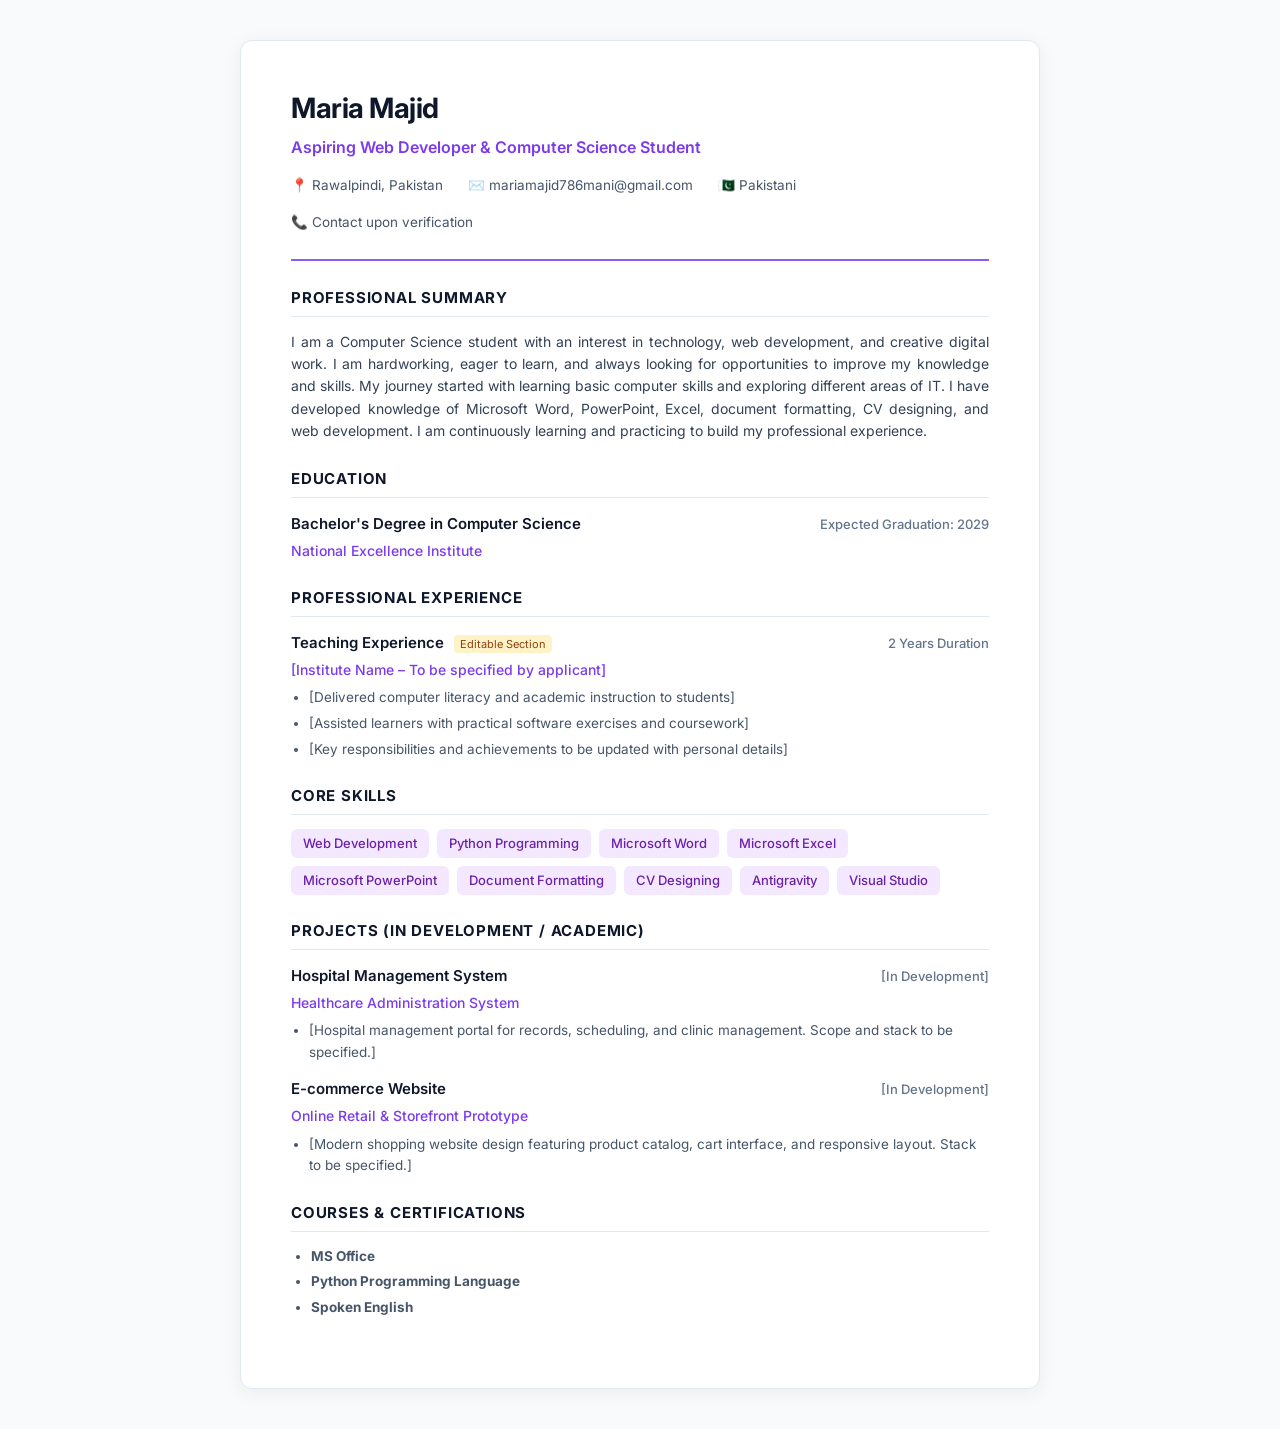
<file: assets/docs/Maria_Majid_CV.html>
<!DOCTYPE html>
<html lang="en">
<head>
  <meta charset="UTF-8">
  <meta name="viewport" content="width=device-width, initial-scale=1.0">
  <title>Maria Majid - Curriculum Vitae</title>
  <style>
    @import url('https://fonts.googleapis.com/css2?family=Inter:wght@300;400;500;600;700&display=swap');
    
    * { box-sizing: border-box; margin: 0; padding: 0; }
    body {
      font-family: 'Inter', sans-serif;
      background: #f8fafc;
      color: #1e293b;
      line-height: 1.6;
      padding: 40px 20px;
    }
    .cv-container {
      max-width: 800px;
      margin: 0 auto;
      background: #ffffff;
      padding: 45px 50px;
      border-radius: 12px;
      box-shadow: 0 4px 20px rgba(0,0,0,0.06);
      border: 1px solid #e2e8f0;
    }
    .header {
      border-bottom: 2px solid #8b5cf6;
      padding-bottom: 25px;
      margin-bottom: 25px;
    }
    .name {
      font-size: 28px;
      font-weight: 700;
      color: #0f172a;
      letter-spacing: -0.5px;
    }
    .title {
      font-size: 16px;
      font-weight: 600;
      color: #7c3aed;
      margin-top: 4px;
    }
    .contact-grid {
      display: flex;
      flex-wrap: wrap;
      gap: 15px 25px;
      margin-top: 15px;
      font-size: 13.5px;
      color: #475569;
    }
    .contact-item {
      display: flex;
      align-items: center;
      gap: 6px;
    }
    .section {
      margin-bottom: 24px;
    }
    .section-title {
      font-size: 15px;
      font-weight: 700;
      color: #0f172a;
      text-transform: uppercase;
      letter-spacing: 0.8px;
      border-bottom: 1px solid #e2e8f0;
      padding-bottom: 6px;
      margin-bottom: 14px;
    }
    .summary-text {
      font-size: 14px;
      color: #334155;
      text-align: justify;
    }
    .item {
      margin-bottom: 14px;
    }
    .item-header {
      display: flex;
      justify-content: space-between;
      align-items: baseline;
      margin-bottom: 4px;
    }
    .item-title {
      font-size: 15px;
      font-weight: 600;
      color: #0f172a;
    }
    .item-date {
      font-size: 13px;
      color: #64748b;
      font-weight: 500;
    }
    .item-sub {
      font-size: 14px;
      color: #7c3aed;
      font-weight: 500;
      margin-bottom: 6px;
    }
    .item-desc {
      font-size: 13.5px;
      color: #475569;
      padding-left: 18px;
    }
    .item-desc li {
      margin-bottom: 4px;
    }
    .skills-grid {
      display: flex;
      flex-wrap: wrap;
      gap: 8px;
    }
    .skill-tag {
      background: #f3e8ff;
      color: #6b21a8;
      padding: 4px 12px;
      border-radius: 6px;
      font-size: 13px;
      font-weight: 500;
    }
    .badge-editable {
      background: #fef3c7;
      color: #92400e;
      font-size: 11px;
      padding: 2px 6px;
      border-radius: 4px;
      margin-left: 6px;
      font-weight: normal;
    }
    @media print {
      body { background: white; padding: 0; }
      .cv-container { box-shadow: none; border: none; padding: 20px; }
      .no-print { display: none; }
    }
  </style>
</head>
<body>
  <div class="cv-container">
    <header class="header">
      <h1 class="name">Maria Majid</h1>
      <div class="title">Aspiring Web Developer &amp; Computer Science Student</div>
      <div class="contact-grid">
        <div class="contact-item">📍 Rawalpindi, Pakistan</div>
        <div class="contact-item">✉️ mariamajid786mani@gmail.com</div>
        <div class="contact-item">🇵🇰 Pakistani</div>
        <div class="contact-item">📞 Contact upon verification</div>
      </div>
    </header>

    <section class="section">
      <h2 class="section-title">Professional Summary</h2>
      <p class="summary-text">
        I am a Computer Science student with an interest in technology, web development, and creative digital work. I am hardworking, eager to learn, and always looking for opportunities to improve my knowledge and skills. My journey started with learning basic computer skills and exploring different areas of IT. I have developed knowledge of Microsoft Word, PowerPoint, Excel, document formatting, CV designing, and web development. I am continuously learning and practicing to build my professional experience.
      </p>
    </section>

    <section class="section">
      <h2 class="section-title">Education</h2>
      <div class="item">
        <div class="item-header">
          <div class="item-title">Bachelor's Degree in Computer Science</div>
          <div class="item-date">Expected Graduation: 2029</div>
        </div>
        <div class="item-sub">National Excellence Institute</div>
      </div>
    </section>

    <section class="section">
      <h2 class="section-title">Professional Experience</h2>
      <div class="item">
        <div class="item-header">
          <div class="item-title">Teaching Experience <span class="badge-editable">Editable Section</span></div>
          <div class="item-date">2 Years Duration</div>
        </div>
        <div class="item-sub">[Institute Name – To be specified by applicant]</div>
        <ul class="item-desc">
          <li>[Delivered computer literacy and academic instruction to students]</li>
          <li>[Assisted learners with practical software exercises and coursework]</li>
          <li>[Key responsibilities and achievements to be updated with personal details]</li>
        </ul>
      </div>
    </section>

    <section class="section">
      <h2 class="section-title">Core Skills</h2>
      <div class="skills-grid">
        <span class="skill-tag">Web Development</span>
        <span class="skill-tag">Python Programming</span>
        <span class="skill-tag">Microsoft Word</span>
        <span class="skill-tag">Microsoft Excel</span>
        <span class="skill-tag">Microsoft PowerPoint</span>
        <span class="skill-tag">Document Formatting</span>
        <span class="skill-tag">CV Designing</span>
        <span class="skill-tag">Antigravity</span>
        <span class="skill-tag">Visual Studio</span>
      </div>
    </section>

    <section class="section">
      <h2 class="section-title">Projects (In Development / Academic)</h2>
      <div class="item">
        <div class="item-header">
          <div class="item-title">Hospital Management System</div>
          <div class="item-date">[In Development]</div>
        </div>
        <div class="item-sub">Healthcare Administration System</div>
        <ul class="item-desc">
          <li>[Hospital management portal for records, scheduling, and clinic management. Scope and stack to be specified.]</li>
        </ul>
      </div>
      <div class="item">
        <div class="item-header">
          <div class="item-title">E-commerce Website</div>
          <div class="item-date">[In Development]</div>
        </div>
        <div class="item-sub">Online Retail &amp; Storefront Prototype</div>
        <ul class="item-desc">
          <li>[Modern shopping website design featuring product catalog, cart interface, and responsive layout. Stack to be specified.]</li>
        </ul>
      </div>
    </section>

    <section class="section">
      <h2 class="section-title">Courses &amp; Certifications</h2>
      <ul class="item-desc" style="padding-left: 20px;">
        <li><strong>MS Office</strong></li>
        <li><strong>Python Programming Language</strong></li>
        <li><strong>Spoken English</strong></li>
      </ul>
    </section>
  </div>
</body>
</html>
</file>
<file: css/styles.css>
/* ==========================================================================
   DUAL THEME DESIGN SYSTEM — MARIA MAJID PORTFOLIO
   Theme 1: Blue Cyber Glass (Dark Theme)
     - Deep navy background (#050B1A)
     - Secondary background (#0A1630)
     - Neon cyan (#22D3EE)
     - Electric blue (#3B82F6)
     - White text (#FFFFFF)
     - Secondary text (#A9BCD6)
     - Transparent glass cards
     - Cyan glowing borders
     - Futuristic UI elements
     - Animated blue light effects
     - Cyber-inspired background grid

   Theme 2: Crystal Light Glass (Light Theme)
     - Main background (#F5F8FF)
     - White background (#FFFFFF)
     - Light blue (#EAF2FF)
     - Soft lavender (#EEE9FF)
     - Primary blue (#2563EB)
     - Dark navy text (#172B4D)
     - Secondary text (#64748B)
     - Frosted white glass cards
     - Subtle blue and lavender shadows
     - Thin transparent borders
     - Clean and elegant appearance
   ========================================================================== */

/* --------------------------------------------------------------------------
   1. Design System Tokens
   -------------------------------------------------------------------------- */

/* THEME 1: BLUE CYBER GLASS (DARK) — Default */
:root,
:root[data-theme="dark"] {
  --theme-id: 'dark';

  /* Canvas & Structural Backgrounds */
  --bg-main: #050B1A;
  --bg-secondary: #0A1630;
  --bg-tertiary: #0F2044;
  --bg-card-solid: #0A1630;

  /* Accent Palette */
  --neon-cyan: #22D3EE;
  --electric-blue: #3B82F6;
  --primary-accent: #22D3EE;
  --secondary-accent: #3B82F6;
  --accent-light: #67E8F9;
  --accent-cyan: #22D3EE;
  --accent-blue: #3B82F6;

  /* Typography */
  --text-main: #FFFFFF;
  --text-secondary: #A9BCD6;
  --text-muted: #728CAE;

  /* Transparent Glass Cards & Cyan Glowing Borders */
  --glass-card: rgba(10, 22, 48, 0.65);
  --glass-card-hover: rgba(15, 32, 68, 0.82);
  --glass-border: rgba(34, 211, 238, 0.22);
  --glass-border-hover: #22D3EE;
  --glass-border-top: rgba(34, 211, 238, 0.38);

  /* Neon Cyan & Electric Blue Glows */
  --neon-glow-color: rgba(34, 211, 238, 0.45);
  --neon-glow: 0 0 25px rgba(34, 211, 238, 0.45);
  --neon-glow-lg: 0 0 45px rgba(34, 211, 238, 0.65);

  /* Gradients */
  --grad-primary: linear-gradient(135deg, #22D3EE 0%, #3B82F6 100%);
  --grad-primary-hover: linear-gradient(135deg, #67E8F9 0%, #2563EB 100%);
  --grad-text: linear-gradient(135deg, #FFFFFF 15%, #A5F3FC 60%, #22D3EE 100%);
  --grad-card: linear-gradient(135deg, rgba(34, 211, 238, 0.06) 0%, rgba(59, 130, 246, 0.02) 100%);

  /* Elevations */
  --glass-shadow: 0 16px 36px -8px rgba(0, 0, 0, 0.72), inset 0 1px 1px 0 rgba(34, 211, 238, 0.25);
  --glass-shadow-hover: 0 22px 48px -10px rgba(0, 0, 0, 0.85), 0 0 30px rgba(34, 211, 238, 0.35), inset 0 1px 2px 0 rgba(34, 211, 238, 0.45);
  --glass-shadow-sm: 0 8px 24px -4px rgba(0, 0, 0, 0.5), inset 0 1px 1px 0 rgba(34, 211, 238, 0.18);

  /* Navbar */
  --navbar-scrolled-bg: rgba(5, 11, 26, 0.85);
  --navbar-border: rgba(34, 211, 238, 0.25);

  /* Animated Blue Light Effects */
  --orb-1-bg: radial-gradient(circle, rgba(34, 211, 238, 0.22) 0%, rgba(59, 130, 246, 0.14) 50%, transparent 70%);
  --orb-2-bg: radial-gradient(circle, rgba(59, 130, 246, 0.22) 0%, rgba(10, 22, 48, 0.28) 50%, transparent 70%);
  --orb-3-bg: radial-gradient(circle, rgba(34, 211, 238, 0.16) 0%, rgba(5, 11, 26, 0.2) 50%, transparent 70%);

  /* Cyber Grid & Cursor */
  --grid-line-color: rgba(34, 211, 238, 0.035);
  --cursor-glow-bg: radial-gradient(circle, rgba(34, 211, 238, 0.14) 0%, rgba(59, 130, 246, 0.03) 50%, transparent 70%);

  /* Badges & Tags */
  --badge-bg: rgba(34, 211, 238, 0.12);
  --badge-border: rgba(34, 211, 238, 0.28);
  --badge-text: #22D3EE;

  /* Inputs & Form */
  --input-bg: rgba(5, 11, 26, 0.65);
  --input-border: rgba(34, 211, 238, 0.22);
  --input-focus-border: #22D3EE;
  --input-focus-shadow: 0 0 0 3px rgba(34, 211, 238, 0.2);

  /* Scrollbar */
  --scrollbar-track: #050B1A;
  --scrollbar-thumb: rgba(34, 211, 238, 0.35);
  --scrollbar-thumb-hover: #22D3EE;

  /* Modal */
  --modal-backdrop: rgba(5, 11, 26, 0.82);

  /* Hero Circular Frame & Chip */
  --frame-gradient: linear-gradient(135deg, rgba(34, 211, 238, 0.45) 0%, rgba(59, 130, 246, 0.2) 50%, rgba(37, 99, 235, 0.55) 100%);
  --frame-glow: 0 0 50px rgba(34, 211, 238, 0.45), inset 0 0 25px rgba(59, 130, 246, 0.35);
  --chip-bg: rgba(10, 22, 48, 0.82);

  /* Aliases */
  --primary-purple: var(--primary-accent);
  --light-purple: var(--accent-light);
  --neon-purple: var(--secondary-accent);
  --grad-purple: var(--grad-primary);
  --grad-purple-hover: var(--grad-primary-hover);
}

/* THEME 2: CRYSTAL LIGHT GLASS (LIGHT) */
:root[data-theme="light"] {
  --theme-id: 'light';

  /* Canvas & Structural Backgrounds */
  --bg-main: #F5F8FF;
  --bg-secondary: #EAF2FF;
  --bg-tertiary: #EEE9FF;
  --bg-card-solid: #FFFFFF;

  /* Accent Palette */
  --neon-cyan: #0284C7;
  --electric-blue: #2563EB;
  --primary-accent: #2563EB;
  --secondary-accent: #1D4ED8;
  --accent-light: #3B82F6;
  --accent-cyan: #0284C7;
  --accent-blue: #2563EB;

  /* Typography */
  --text-main: #172B4D;
  --text-secondary: #64748B;
  --text-muted: #94A3B8;

  /* Frosted White Glass Cards & Thin Transparent Borders */
  --glass-card: rgba(255, 255, 255, 0.72);
  --glass-card-hover: rgba(255, 255, 255, 0.92);
  --glass-border: rgba(37, 99, 235, 0.12);
  --glass-border-hover: #2563EB;
  --glass-border-top: rgba(255, 255, 255, 0.95);

  /* Subtle Glows */
  --neon-glow-color: rgba(37, 99, 235, 0.22);
  --neon-glow: 0 8px 25px rgba(37, 99, 235, 0.20);
  --neon-glow-lg: 0 12px 35px rgba(37, 99, 235, 0.30);

  /* Gradients */
  --grad-primary: linear-gradient(135deg, #2563EB 0%, #1D4ED8 100%);
  --grad-primary-hover: linear-gradient(135deg, #3B82F6 0%, #1E40AF 100%);
  --grad-text: linear-gradient(135deg, #172B4D 20%, #2563EB 70%, #6366F1 100%);
  --grad-card: linear-gradient(135deg, rgba(255, 255, 255, 0.88) 0%, rgba(245, 248, 255, 0.65) 100%);

  /* Subtle Blue and Lavender Shadows */
  --glass-shadow: 0 16px 36px -8px rgba(37, 99, 235, 0.10), 0 4px 16px -2px rgba(139, 92, 246, 0.06), inset 0 1px 1px 0 rgba(255, 255, 255, 0.95);
  --glass-shadow-hover: 0 22px 48px -10px rgba(37, 99, 235, 0.18), 0 8px 24px -4px rgba(139, 92, 246, 0.12), inset 0 1px 2px 0 #FFFFFF;
  --glass-shadow-sm: 0 8px 20px -4px rgba(37, 99, 235, 0.08), inset 0 1px 1px 0 rgba(255, 255, 255, 0.9);

  /* Navbar */
  --navbar-scrolled-bg: rgba(245, 248, 255, 0.85);
  --navbar-border: rgba(37, 99, 235, 0.15);

  /* Light Blue & Soft Lavender Ambient Orbs */
  --orb-1-bg: radial-gradient(circle, rgba(234, 242, 255, 0.9) 0%, rgba(219, 234, 254, 0.5) 50%, transparent 70%);
  --orb-2-bg: radial-gradient(circle, rgba(238, 233, 255, 0.85) 0%, rgba(224, 231, 255, 0.45) 50%, transparent 70%);
  --orb-3-bg: radial-gradient(circle, rgba(224, 242, 254, 0.8) 0%, rgba(245, 248, 255, 0.45) 50%, transparent 70%);

  /* Subtle Grid & Cursor */
  --grid-line-color: rgba(37, 99, 235, 0.04);
  --cursor-glow-bg: radial-gradient(circle, rgba(37, 99, 235, 0.08) 0%, rgba(99, 102, 241, 0.02) 50%, transparent 70%);

  /* Badges & Tags */
  --badge-bg: rgba(37, 99, 235, 0.08);
  --badge-border: rgba(37, 99, 235, 0.18);
  --badge-text: #2563EB;

  /* Inputs & Form */
  --input-bg: rgba(255, 255, 255, 0.88);
  --input-border: rgba(37, 99, 235, 0.18);
  --input-focus-border: #2563EB;
  --input-focus-shadow: 0 0 0 3px rgba(37, 99, 235, 0.18);

  /* Scrollbar */
  --scrollbar-track: #F5F8FF;
  --scrollbar-thumb: rgba(37, 99, 235, 0.25);
  --scrollbar-thumb-hover: #2563EB;

  /* Modal */
  --modal-backdrop: rgba(15, 23, 42, 0.5);

  /* Hero Circular Frame & Chip */
  --frame-gradient: linear-gradient(135deg, rgba(37, 99, 235, 0.25) 0%, rgba(234, 242, 255, 0.85) 50%, rgba(139, 92, 246, 0.2) 100%);
  --frame-glow: 0 16px 40px -10px rgba(37, 99, 235, 0.25), inset 0 0 15px rgba(255, 255, 255, 0.8);
  --chip-bg: rgba(255, 255, 255, 0.88);

  /* Aliases */
  --primary-purple: var(--primary-accent);
  --light-purple: var(--accent-light);
  --neon-purple: var(--secondary-accent);
  --grad-purple: var(--grad-primary);
  --grad-purple-hover: var(--grad-primary-hover);
}

/* Shared Design Tokens */
:root {
  --glass-blur: blur(20px) saturate(180%);
  --glass-blur-nav: blur(24px) saturate(190%);
  --glass-blur-modal: blur(28px) saturate(200%);

  --font-main: 'Plus Jakarta Sans', -apple-system, BlinkMacSystemFont, sans-serif;
  --font-heading: 'Outfit', 'Plus Jakarta Sans', sans-serif;
  --font-mono: 'JetBrains Mono', monospace;

  --max-width: 1200px;
  --navbar-height: 80px;
  --radius-sm: 8px;
  --radius-md: 14px;
  --radius-lg: 20px;
  --radius-full: 9999px;

  --transition-fast: 0.2s cubic-bezier(0.16, 1, 0.3, 1);
  --transition-normal: 0.35s cubic-bezier(0.16, 1, 0.3, 1);
  --transition-slow: 0.6s cubic-bezier(0.16, 1, 0.3, 1);
}

/* Smooth transitions across elements during theme changes */
html, body {
  transition: background-color 0.4s ease, color 0.4s ease;
}

.navbar,
.glass-card,
.about-card,
.edu-card,
.skill-card,
.tool-card,
.exp-card,
.project-card,
.course-card,
.service-card,
.contact-card,
.contact-form-glass,
.circular-glow-frame,
.circular-glow-inner,
.floating-glass-chip,
.hero-meta-item,
.section-tag,
.hero-title-badge,
.btn,
.form-input,
.modal-glass,
.site-footer,
.ambient-orb,
.glass-grid-overlay,
.theme-switcher,
.theme-slider,
.brand-name,
.brand-sub,
.brand-emblem {
  transition: background-color 0.4s ease, background 0.4s ease, border-color 0.4s ease, color 0.4s ease, box-shadow 0.4s ease;
}
/* --------------------------------------------------------------------------
   2. Reset & Canvas Foundations
   -------------------------------------------------------------------------- */
*, *::before, *::after {
  box-sizing: border-box;
  margin: 0;
  padding: 0;
}

html {
  scroll-behavior: smooth;
  font-size: 16px;
  -webkit-text-size-adjust: 100%;
}

body {
  background-color: var(--bg-main);
  color: var(--text-secondary);
  font-family: var(--font-main);
  line-height: 1.65;
  overflow-x: hidden;
  position: relative;
  min-height: 100vh;
  -webkit-font-smoothing: antialiased;
  -moz-osx-font-smoothing: grayscale;
}

/* Custom Scrollbar */
::-webkit-scrollbar {
  width: 9px;
}
::-webkit-scrollbar-track {
  background: var(--scrollbar-track);
}
::-webkit-scrollbar-thumb {
  background: var(--scrollbar-thumb);
  border-radius: 4px;
  border: 2px solid var(--scrollbar-track);
}
::-webkit-scrollbar-thumb:hover {
  background: var(--scrollbar-thumb-hover);
}

::selection {
  background-color: var(--neon-purple);
  color: var(--text-main);
}

a {
  color: inherit;
  text-decoration: none;
  transition: all var(--transition-fast);
}

img, svg {
  display: block;
  max-width: 100%;
}

button, input, textarea {
  font-family: inherit;
  font-size: inherit;
  color: inherit;
}

/* --------------------------------------------------------------------------
   3. Purple Ambient Lighting & Background Orbs
   -------------------------------------------------------------------------- */
.ambient-glow-wrapper {
  position: fixed;
  inset: 0;
  pointer-events: none;
  z-index: 0;
  overflow: hidden;
}

.ambient-orb {
  position: absolute;
  border-radius: 50%;
  filter: blur(100px);
  opacity: 0.65;
  mix-blend-mode: screen;
  will-change: transform;
}

/* Top Left: Deep Electric Purple */
.ambient-orb-1 {
  top: -120px;
  left: -100px;
  width: 650px;
  height: 650px;
  background: var(--orb-1-bg);
  animation: floatOrb1 20s ease-in-out infinite alternate;
}

/* Center Right: Lavender Glowing Nebula */
.ambient-orb-2 {
  top: 30%;
  right: -150px;
  width: 750px;
  height: 750px;
  background: var(--orb-2-bg);
  animation: floatOrb2 24s ease-in-out infinite alternate;
}

/* Bottom Left: Deep Violet Glow */
.ambient-orb-3 {
  bottom: -150px;
  left: 5%;
  width: 700px;
  height: 700px;
  background: var(--orb-3-bg);
  animation: floatOrb3 18s ease-in-out infinite alternate;
}

/* Subtle Cyber Grid Overlay */
.glass-grid-overlay {
  position: absolute;
  inset: 0;
  background-image: 
    linear-gradient(var(--grid-line-color) 1px, transparent 1px),
    linear-gradient(90deg, var(--grid-line-color) 1px, transparent 1px);
  background-size: 64px 64px;
  opacity: 0.8;
}

/* Cursor Glow Spotlight */
.cursor-glow {
  position: absolute;
  width: 480px;
  height: 480px;
  border-radius: 50%;
  background: var(--cursor-glow-bg);
  pointer-events: none;
  transform: translate(-50%, -50%);
  transition: opacity 0.3s ease;
  z-index: 1;
}

@keyframes floatOrb1 {
  0% { transform: translate(0, 0) scale(1); }
  50% { transform: translate(80px, 70px) scale(1.1); }
  100% { transform: translate(-50px, 110px) scale(0.95); }
}

@keyframes floatOrb2 {
  0% { transform: translate(0, 0) scale(1); }
  50% { transform: translate(-90px, -70px) scale(1.15); }
  100% { transform: translate(-60px, 80px) scale(0.9); }
}

@keyframes floatOrb3 {
  0% { transform: translate(0, 0) scale(1); }
  50% { transform: translate(90px, -80px) scale(1.12); }
  100% { transform: translate(40px, 50px) scale(0.95); }
}

/* --------------------------------------------------------------------------
   4. Layout & Section Typographics
   -------------------------------------------------------------------------- */
.container {
  width: 100%;
  max-width: var(--max-width);
  margin-left: auto;
  margin-right: auto;
  padding-left: 1.75rem;
  padding-right: 1.75rem;
  position: relative;
  z-index: 2;
}

.section {
  padding-top: 6.5rem;
  padding-bottom: 6.5rem;
  position: relative;
  z-index: 2;
}

.section-header {
  text-align: center;
  max-width: 720px;
  margin: 0 auto 3.75rem auto;
}

/* Frosted Pill Tag */
.section-tag {
  display: inline-flex;
  align-items: center;
  gap: 0.5rem;
  font-family: var(--font-mono);
  font-size: 0.8125rem;
  font-weight: 600;
  color: var(--primary-accent);
  background: var(--badge-bg);
  border: 1px solid var(--badge-border);
  backdrop-filter: blur(12px);
  -webkit-backdrop-filter: blur(12px);
  padding: 0.4rem 1.15rem;
  border-radius: var(--radius-full);
  text-transform: uppercase;
  letter-spacing: 0.08em;
  margin-bottom: 1.25rem;
  box-shadow: var(--neon-glow);
}

.section-title {
  font-family: var(--font-heading);
  font-size: clamp(2.2rem, 4.2vw, 3rem);
  font-weight: 700;
  color: var(--text-main);
  line-height: 1.2;
  margin-bottom: 1.15rem;
  letter-spacing: -0.025em;
}

.section-title .text-gradient {
  background: var(--grad-text);
  -webkit-background-clip: text;
  -webkit-text-fill-color: transparent;
  filter: drop-shadow(0 0 20px var(--neon-glow-color));
}

.section-subtitle {
  font-size: 1.0625rem;
  color: var(--text-secondary);
  line-height: 1.65;
}

/* --------------------------------------------------------------------------
   5. Buttons (Glassmorphic & Gradient)
   -------------------------------------------------------------------------- */
.btn {
  display: inline-flex;
  align-items: center;
  justify-content: center;
  gap: 0.65rem;
  padding: 0.9rem 1.85rem;
  font-size: 0.9375rem;
  font-weight: 600;
  border-radius: var(--radius-full);
  cursor: pointer;
  transition: all var(--transition-normal);
  text-decoration: none;
  white-space: nowrap;
  position: relative;
  overflow: hidden;
}

/* Primary Purple Gradient Button */
.btn-primary,
.btn-glass-primary {
  background: var(--grad-purple);
  color: #FFFFFF;
  border: 1px solid rgba(255, 255, 255, 0.25);
  border-top: 1px solid rgba(255, 255, 255, 0.45);
  box-shadow: 0 8px 24px -4px var(--neon-glow-color), inset 0 1px 1px rgba(255, 255, 255, 0.3);
}

.btn-primary:hover,
.btn-glass-primary:hover {
  background: var(--grad-purple-hover);
  transform: translateY(-3px);
  box-shadow: 0 12px 32px -4px var(--neon-glow-color), var(--neon-glow);
  color: #FFFFFF;
}

/* Translucent Glass Secondary Button */
.btn-secondary,
.btn-glass-secondary {
  background: var(--glass-card);
  color: var(--text-main);
  border: 1px solid var(--glass-border);
  border-top: 1px solid var(--glass-border-top);
  backdrop-filter: var(--glass-blur);
  -webkit-backdrop-filter: var(--glass-blur);
  box-shadow: var(--glass-shadow-sm);
}

.btn-secondary:hover,
.btn-glass-secondary:hover {
  background: rgba(255, 255, 255, 0.12);
  border-color: var(--primary-accent);
  box-shadow: 0 10px 25px -4px rgba(0, 0, 0, 0.4), 0 0 20px var(--neon-glow-color);
  transform: translateY(-3px);
  color: #FFFFFF;
}

.btn-outline-sm {
  padding: 0.45rem 1.15rem;
  font-size: 0.8125rem;
  font-weight: 600;
  border-radius: var(--radius-full);
  background: var(--glass-card);
  border: 1px solid var(--glass-border);
  color: var(--light-purple);
  backdrop-filter: blur(12px);
  -webkit-backdrop-filter: blur(12px);
}

.btn-outline-sm:hover {
  background: var(--badge-bg);
  border-color: var(--primary-accent);
  color: #FFFFFF;
  box-shadow: 0 0 15px var(--neon-glow-color);
  transform: translateY(-1px);
}

/* --------------------------------------------------------------------------
   6. Floating Glassmorphism Navbar
   -------------------------------------------------------------------------- */
.navbar {
  position: fixed;
  top: 0;
  left: 0;
  right: 0;
  height: var(--navbar-height);
  z-index: 1000;
  transition: all var(--transition-normal);
  background: transparent;
}

.navbar.scrolled {
  background: var(--navbar-scrolled-bg);
  backdrop-filter: var(--glass-blur-nav);
  -webkit-backdrop-filter: var(--glass-blur-nav);
  border-bottom: 1px solid var(--navbar-border);
  box-shadow: var(--glass-shadow);
}

.navbar-inner {
  display: flex;
  align-items: center;
  justify-content: space-between;
  height: 100%;
}

.brand-logo {
  display: flex;
  align-items: center;
  gap: 0.85rem;
  font-family: var(--font-heading);
  font-weight: 700;
  font-size: 1.25rem;
  color: var(--text-main);
}

.brand-emblem {
  width: 40px;
  height: 40px;
  border-radius: 12px;
  background: var(--grad-purple);
  border: 1px solid rgba(255, 255, 255, 0.35);
  display: flex;
  align-items: center;
  justify-content: center;
  color: #FFFFFF;
  font-weight: 800;
  font-size: 1.1rem;
  box-shadow: var(--neon-glow), inset 0 1px 1px rgba(255, 255, 255, 0.4);
}

.brand-text {
  display: flex;
  flex-direction: column;
  line-height: 1.1;
}

.brand-name {
  font-size: 1.15rem;
  letter-spacing: -0.01em;
  color: var(--text-main);
}

.brand-sub {
  font-size: 0.6875rem;
  font-weight: 600;
  color: var(--primary-accent);
  letter-spacing: 0.06em;
  text-transform: uppercase;
}

/* Nav Menu Pill */
.nav-menu {
  display: flex;
  align-items: center;
  gap: 1.75rem;
  background: var(--glass-card);
  border: 1px solid var(--glass-border);
  border-top: 1px solid var(--glass-border-top);
  padding: 0.5rem 1.6rem;
  border-radius: var(--radius-full);
  backdrop-filter: var(--glass-blur);
  -webkit-backdrop-filter: var(--glass-blur);
  box-shadow: inset 0 1px 1px rgba(255, 255, 255, 0.1);
}

.nav-link {
  font-size: 0.875rem;
  font-weight: 500;
  color: var(--text-secondary);
  position: relative;
  padding: 0.35rem 0.2rem;
  transition: color var(--transition-fast);
}

.nav-link::after {
  content: '';
  position: absolute;
  bottom: -4px;
  left: 0;
  width: 0;
  height: 2px;
  background: linear-gradient(90deg, var(--light-purple), var(--primary-purple));
  transition: width var(--transition-normal);
  border-radius: 2px;
  box-shadow: 0 0 8px var(--primary-purple);
}

.nav-link:hover,
.nav-link.active {
  color: var(--text-main);
}

.nav-link.active::after,
.nav-link:hover::after {
  width: 100%;
}

.nav-actions {
  display: flex;
  align-items: center;
  gap: 1rem;
}

/* Mobile Toggle Hamburger */
.nav-toggle {
  display: none;
  background: var(--glass-card);
  border: 1px solid var(--glass-border);
  border-radius: var(--radius-sm);
  cursor: pointer;
  padding: 0.6rem;
  color: var(--text-main);
  backdrop-filter: blur(12px);
  -webkit-backdrop-filter: blur(12px);
}

.hamburger-line {
  display: block;
  width: 22px;
  height: 2px;
  background-color: var(--text-main);
  margin: 5px 0;
  transition: all var(--transition-normal);
  border-radius: 2px;
}

.nav-toggle.open .hamburger-line:nth-child(1) {
  transform: translateY(7px) rotate(45deg);
}
.nav-toggle.open .hamburger-line:nth-child(2) {
  opacity: 0;
}
.nav-toggle.open .hamburger-line:nth-child(3) {
  transform: translateY(-7px) rotate(-45deg);
}

/* --------------------------------------------------------------------------
   7. Hero Section - Full-Screen & Circular Glowing Frame
   -------------------------------------------------------------------------- */
.hero-section {
  min-height: 100vh;
  padding-top: calc(var(--navbar-height) + 4rem);
  padding-bottom: 5.5rem;
  display: flex;
  flex-direction: column;
  justify-content: center;
  position: relative;
}

.hero-grid {
  display: grid;
  grid-template-columns: 1.15fr 0.85fr;
  gap: 4.5rem;
  align-items: center;
}

.hero-eyebrow {
  display: inline-flex;
  align-items: center;
  gap: 0.65rem;
  font-family: var(--font-mono);
  font-size: 0.875rem;
  font-weight: 700;
  color: var(--primary-accent);
  text-transform: uppercase;
  letter-spacing: 0.15em;
  margin-bottom: 1rem;
}

.hero-eyebrow::before {
  content: '';
  display: inline-block;
  width: 24px;
  height: 2px;
  background: var(--primary-purple);
  box-shadow: 0 0 8px var(--primary-purple);
}

.hero-name {
  font-family: var(--font-heading);
  font-size: clamp(2.8rem, 5.8vw, 4.6rem);
  font-weight: 800;
  line-height: 1.1;
  color: var(--text-main);
  margin-bottom: 1.15rem;
  letter-spacing: -0.035em;
}

.hero-name .highlight {
  background: var(--grad-text);
  -webkit-background-clip: text;
  -webkit-text-fill-color: transparent;
  display: inline-block;
  filter: drop-shadow(0 0 25px var(--neon-glow-color));
}

.hero-title-badge {
  display: inline-block;
  font-family: var(--font-heading);
  font-size: 1.125rem;
  font-weight: 600;
  color: var(--primary-accent);
  background: var(--badge-bg);
  border: 1px solid var(--badge-border);
  padding: 0.6rem 1.35rem;
  border-radius: var(--radius-full);
  margin-bottom: 1.5rem;
  backdrop-filter: blur(12px);
  -webkit-backdrop-filter: blur(12px);
  box-shadow: var(--neon-glow);
}

.hero-intro {
  font-size: 1.15rem;
  color: var(--text-secondary);
  line-height: 1.75;
  max-width: 580px;
  margin-bottom: 2.5rem;
}

.hero-actions {
  display: flex;
  flex-wrap: wrap;
  align-items: center;
  gap: 1.15rem;
  margin-bottom: 2.75rem;
}

.hero-meta {
  display: flex;
  flex-wrap: wrap;
  gap: 1.75rem;
  padding-top: 1.75rem;
  border-top: 1px solid rgba(255, 255, 255, 0.08);
}

.hero-meta-item {
  display: flex;
  align-items: center;
  gap: 0.55rem;
  font-size: 0.875rem;
  color: var(--text-muted);
}

.hero-meta-item svg {
  color: var(--primary-accent);
}

/* Right Side: Circular Purple Glowing Frame & Floating Cards */
.hero-visual {
  position: relative;
  display: flex;
  justify-content: center;
  align-items: center;
}

/* Circular Glowing Purple Frame */
.circular-glow-frame {
  position: relative;
  width: 380px;
  height: 380px;
  border-radius: 50%;
  padding: 10px;
  background: var(--frame-gradient);
  box-shadow: var(--frame-glow);
  animation: floatProfile 6s ease-in-out infinite alternate;
}

.circular-glow-inner {
  width: 100%;
  height: 100%;
  border-radius: 50%;
  overflow: hidden;
  background: var(--bg-secondary);
  border: 2px solid rgba(255, 255, 255, 0.2);
  position: relative;
}

.profile-img {
  width: 100%;
  height: 100%;
  object-fit: cover;
  display: block;
}

@keyframes floatProfile {
  0% { transform: translateY(0); }
  100% { transform: translateY(-14px); }
}

/* Floating Glass Cards Around Portrait */
.floating-glass-chip {
  position: absolute;
  background: var(--chip-bg);
  backdrop-filter: blur(18px);
  -webkit-backdrop-filter: blur(18px);
  border: 1px solid var(--glass-border);
  border-top: 1px solid var(--glass-border-top);
  border-radius: var(--radius-md);
  padding: 0.75rem 1.15rem;
  display: flex;
  align-items: center;
  gap: 0.85rem;
  box-shadow: var(--glass-shadow);
  z-index: 3;
  animation: floatChip 4.5s ease-in-out infinite alternate;
}

.chip-top-left {
  top: 10px;
  left: -25px;
  animation-delay: -1s;
}

.chip-bottom-right {
  bottom: 10px;
  right: -25px;
  animation-delay: -2.5s;
}

@keyframes floatChip {
  0% { transform: translateY(0); }
  100% { transform: translateY(-10px); }
}

.chip-icon {
  width: 36px;
  height: 36px;
  border-radius: 10px;
  background: var(--badge-bg);
  border: 1px solid var(--badge-border);
  display: flex;
  align-items: center;
  justify-content: center;
  color: var(--primary-accent);
  box-shadow: 0 0 12px var(--neon-glow-color);
}

.chip-text {
  display: flex;
  flex-direction: column;
}

.chip-title {
  font-size: 0.8125rem;
  font-weight: 700;
  color: var(--text-main);
  line-height: 1.2;
}

.chip-desc {
  font-size: 0.6875rem;
  color: var(--primary-accent);
}

/* --------------------------------------------------------------------------
   8. About Me Section
   -------------------------------------------------------------------------- */
.about-card {
  background: var(--glass-card);
  border: 1px solid var(--glass-border);
  border-top: 1px solid var(--glass-border-top);
  border-radius: var(--radius-lg);
  padding: 3.5rem;
  backdrop-filter: var(--glass-blur);
  -webkit-backdrop-filter: var(--glass-blur);
  box-shadow: var(--glass-shadow);
  position: relative;
  overflow: hidden;
  transition: all var(--transition-normal);
}

.about-card:hover {
  border-color: var(--glass-border-hover);
  box-shadow: var(--glass-shadow-hover);
}

.about-card::before {
  content: '';
  position: absolute;
  top: 0;
  left: 0;
  width: 100%;
  height: 2px;
  background: linear-gradient(90deg, transparent 5%, var(--light-purple) 30%, var(--primary-purple) 70%, transparent 95%);
  box-shadow: 0 0 12px var(--primary-purple);
}

.about-grid {
  display: grid;
  grid-template-columns: 1.4fr 1fr;
  gap: 3.5rem;
  align-items: center;
}

.about-body-text {
  font-size: 1.125rem;
  color: var(--text-main);
  line-height: 1.85;
}

/* Small Information Glass Card */
.info-glass-card {
  background: rgba(255, 255, 255, 0.04);
  border: 1px solid var(--glass-border);
  border-top: 1px solid var(--glass-border-top);
  border-radius: var(--radius-md);
  padding: 2rem;
  backdrop-filter: blur(14px);
  -webkit-backdrop-filter: blur(14px);
  display: flex;
  flex-direction: column;
  gap: 1.25rem;
  box-shadow: var(--glass-shadow-sm);
}

.info-item {
  display: flex;
  flex-direction: column;
  gap: 0.25rem;
}

.info-label {
  font-size: 0.75rem;
  font-weight: 700;
  color: var(--primary-accent);
  text-transform: uppercase;
  letter-spacing: 0.08em;
}

.info-value {
  font-size: 1.05rem;
  font-weight: 600;
  color: var(--text-main);
}

/* --------------------------------------------------------------------------
   9. Education Section
   -------------------------------------------------------------------------- */
.education-container {
  max-width: 900px;
  margin: 0 auto;
}

.education-card {
  background: var(--glass-card);
  border: 1px solid var(--glass-border);
  border-top: 1px solid var(--glass-border-top);
  border-radius: var(--radius-lg);
  padding: 3rem;
  backdrop-filter: var(--glass-blur);
  -webkit-backdrop-filter: var(--glass-blur);
  box-shadow: var(--glass-shadow);
  display: flex;
  gap: 2.25rem;
  align-items: flex-start;
  transition: all var(--transition-normal);
}

.education-card:hover {
  border-color: var(--glass-border-hover);
  box-shadow: var(--glass-shadow-hover);
  transform: translateY(-4px);
}

.edu-icon-badge {
  flex-shrink: 0;
  width: 72px;
  height: 72px;
  border-radius: var(--radius-md);
  background: var(--grad-purple);
  border: 1px solid rgba(255, 255, 255, 0.35);
  display: flex;
  align-items: center;
  justify-content: center;
  color: #FFFFFF;
  box-shadow: var(--neon-glow);
}

.edu-content {
  flex-grow: 1;
}

.edu-top {
  display: flex;
  flex-wrap: wrap;
  align-items: baseline;
  justify-content: space-between;
  gap: 0.85rem;
  margin-bottom: 0.5rem;
}

.edu-degree {
  font-family: var(--font-heading);
  font-size: 1.6rem;
  font-weight: 700;
  color: var(--text-main);
}

.edu-status-badge {
  font-family: var(--font-mono);
  font-size: 0.8125rem;
  font-weight: 600;
  color: var(--light-purple);
  background: var(--badge-bg);
  border: 1px solid var(--badge-border);
  padding: 0.35rem 0.95rem;
  border-radius: var(--radius-full);
}

.edu-field {
  font-size: 1.15rem;
  font-weight: 600;
  color: var(--primary-accent);
  margin-bottom: 0.5rem;
}

.edu-institute {
  display: flex;
  align-items: center;
  gap: 0.6rem;
  font-size: 1.05rem;
  color: var(--text-secondary);
}

/* --------------------------------------------------------------------------
   10. Skills Section (Modern Glass Cards with Icons & Hover)
   -------------------------------------------------------------------------- */
.skills-grid {
  display: grid;
  grid-template-columns: repeat(auto-fit, minmax(250px, 1fr));
  gap: 1.75rem;
}

.skill-card {
  background: var(--glass-card);
  border: 1px solid var(--glass-border);
  border-top: 1px solid var(--glass-border-top);
  border-radius: var(--radius-md);
  padding: 1.85rem 1.5rem;
  backdrop-filter: var(--glass-blur);
  -webkit-backdrop-filter: var(--glass-blur);
  box-shadow: var(--glass-shadow-sm);
  display: flex;
  align-items: center;
  gap: 1.25rem;
  transition: all var(--transition-normal);
}

.skill-card:hover {
  background: var(--glass-card-hover);
  border-color: var(--primary-accent);
  box-shadow: var(--glass-shadow-hover);
  transform: translateY(-5px);
}

.skill-card-icon {
  width: 48px;
  height: 48px;
  border-radius: 12px;
  background: var(--badge-bg);
  border: 1px solid var(--badge-border);
  display: flex;
  align-items: center;
  justify-content: center;
  color: var(--light-purple);
  flex-shrink: 0;
  box-shadow: 0 0 15px var(--neon-glow-color);
}

.skill-card-name {
  font-size: 1.05rem;
  font-weight: 600;
  color: var(--text-main);
}

/* --------------------------------------------------------------------------
   11. Software & Tools Section (Separate Glowing Glass Cards)
   -------------------------------------------------------------------------- */
.tools-grid {
  display: grid;
  grid-template-columns: repeat(3, 1fr);
  gap: 2.25rem;
}

.tool-glass-card {
  background: var(--glass-card);
  border: 1px solid var(--glass-border);
  border-top: 1px solid var(--glass-border-top);
  border-radius: var(--radius-lg);
  padding: 2.75rem 2rem;
  backdrop-filter: var(--glass-blur);
  -webkit-backdrop-filter: var(--glass-blur);
  box-shadow: var(--glass-shadow);
  text-align: center;
  display: flex;
  flex-direction: column;
  align-items: center;
  transition: all var(--transition-normal);
}

.tool-glass-card:hover {
  border-color: var(--primary-accent);
  box-shadow: var(--glass-shadow-hover);
  transform: translateY(-6px);
}

.tool-icon-wrapper {
  width: 68px;
  height: 68px;
  border-radius: 18px;
  background: var(--badge-bg);
  border: 1px solid var(--badge-border);
  display: flex;
  align-items: center;
  justify-content: center;
  color: var(--light-purple);
  margin-bottom: 1.5rem;
  box-shadow: var(--neon-glow);
}

.tool-name {
  font-family: var(--font-heading);
  font-size: 1.35rem;
  font-weight: 700;
  color: var(--text-main);
  margin-bottom: 0.5rem;
}

.tool-badge {
  font-family: var(--font-mono);
  font-size: 0.75rem;
  color: var(--primary-accent);
  background: var(--badge-bg);
  padding: 0.25rem 0.75rem;
  border-radius: var(--radius-full);
}

/* --------------------------------------------------------------------------
   12. Work Experience Section
   -------------------------------------------------------------------------- */
.experience-container {
  max-width: 900px;
  margin: 0 auto;
}

.experience-card {
  background: var(--glass-card);
  border: 1px solid var(--glass-border);
  border-top: 1px solid var(--glass-border-top);
  border-radius: var(--radius-lg);
  padding: 3rem;
  backdrop-filter: var(--glass-blur);
  -webkit-backdrop-filter: var(--glass-blur);
  box-shadow: var(--glass-shadow);
  transition: all var(--transition-normal);
}

.experience-card:hover {
  border-color: var(--glass-border-hover);
  box-shadow: var(--glass-shadow-hover);
}

.exp-badge-row {
  display: flex;
  flex-wrap: wrap;
  align-items: center;
  justify-content: space-between;
  gap: 1rem;
  margin-bottom: 1.25rem;
}

.exp-duration-pill {
  font-family: var(--font-mono);
  font-size: 0.8125rem;
  font-weight: 600;
  color: var(--light-purple);
  background: var(--badge-bg);
  border: 1px solid var(--badge-border);
  padding: 0.35rem 0.95rem;
  border-radius: var(--radius-full);
  display: inline-flex;
  align-items: center;
  gap: 0.5rem;
}

.exp-role-title {
  font-family: var(--font-heading);
  font-size: 1.75rem;
  font-weight: 700;
  color: var(--text-main);
  margin-bottom: 0.5rem;
}

.exp-role-sub {
  font-size: 1.15rem;
  color: var(--primary-accent);
  font-weight: 600;
  margin-bottom: 1.5rem;
}

.exp-details-placeholder {
  background: rgba(255, 255, 255, 0.03);
  border: 1px dashed var(--glass-border);
  padding: 1.25rem 1.5rem;
  border-radius: var(--radius-md);
  font-size: 0.9rem;
  color: var(--text-secondary);
  line-height: 1.7;
}

/* --------------------------------------------------------------------------
   13. Projects Section
   -------------------------------------------------------------------------- */
.projects-grid {
  display: grid;
  grid-template-columns: repeat(2, 1fr);
  gap: 2.75rem;
}

.project-card {
  background: var(--glass-card);
  border: 1px solid var(--glass-border);
  border-top: 1px solid var(--glass-border-top);
  border-radius: var(--radius-lg);
  overflow: hidden;
  backdrop-filter: var(--glass-blur);
  -webkit-backdrop-filter: var(--glass-blur);
  box-shadow: var(--glass-shadow);
  transition: all var(--transition-normal);
  display: flex;
  flex-direction: column;
}

.project-card:hover {
  border-color: var(--glass-border-hover);
  box-shadow: var(--glass-shadow-hover);
  transform: translateY(-8px);
}

.project-visual {
  position: relative;
  width: 100%;
  aspect-ratio: 16 / 9.6;
  background: var(--bg-secondary);
  overflow: hidden;
  border-bottom: 1px solid rgba(255, 255, 255, 0.08);
}

.project-img {
  width: 100%;
  height: 100%;
  object-fit: cover;
  transition: transform var(--transition-slow);
}

.project-card:hover .project-img {
  transform: scale(1.04);
}

.project-status-tag {
  position: absolute;
  top: 1.15rem;
  right: 1.15rem;
  font-family: var(--font-mono);
  font-size: 0.75rem;
  font-weight: 600;
  padding: 0.4rem 0.95rem;
  border-radius: var(--radius-full);
  background: rgba(14, 10, 28, 0.85);
  border: 1px solid var(--badge-border);
  color: var(--light-purple);
  backdrop-filter: blur(12px);
  -webkit-backdrop-filter: blur(12px);
}

.project-body {
  padding: 2.5rem;
  display: flex;
  flex-direction: column;
  flex-grow: 1;
}

.project-title {
  font-family: var(--font-heading);
  font-size: 1.6rem;
  font-weight: 700;
  color: var(--text-main);
  margin-bottom: 0.95rem;
}

.project-desc-placeholder {
  font-size: 0.95rem;
  color: var(--text-muted);
  line-height: 1.7;
  margin-bottom: 1.5rem;
  flex-grow: 1;
}

.project-tech-stack {
  margin-bottom: 1.75rem;
}

.tech-label {
  font-size: 0.75rem;
  font-weight: 600;
  color: var(--primary-accent);
  text-transform: uppercase;
  letter-spacing: 0.06em;
  margin-bottom: 0.5rem;
  display: block;
}

.tech-tags {
  display: flex;
  flex-wrap: wrap;
  gap: 0.5rem;
}

.tech-tag {
  font-family: var(--font-mono);
  font-size: 0.75rem;
  color: var(--text-secondary);
  background: rgba(255, 255, 255, 0.05);
  border: 1px solid rgba(255, 255, 255, 0.12);
  padding: 0.3rem 0.85rem;
  border-radius: 6px;
}

.project-footer {
  padding-top: 1.35rem;
  border-top: 1px solid rgba(255, 255, 255, 0.08);
}

/* --------------------------------------------------------------------------
   14. Courses & Certificates Section
   -------------------------------------------------------------------------- */
.certifications-grid {
  display: grid;
  grid-template-columns: repeat(3, 1fr);
  gap: 2.25rem;
}

.cert-glass-card {
  background: var(--glass-card);
  border: 1px solid var(--glass-border);
  border-top: 1px solid var(--glass-border-top);
  border-radius: var(--radius-lg);
  padding: 2.5rem 2rem;
  backdrop-filter: var(--glass-blur);
  -webkit-backdrop-filter: var(--glass-blur);
  text-align: center;
  box-shadow: var(--glass-shadow);
  display: flex;
  flex-direction: column;
  align-items: center;
  transition: all var(--transition-normal);
}

.cert-glass-card:hover {
  border-color: var(--primary-accent);
  box-shadow: var(--glass-shadow-hover);
  transform: translateY(-6px);
}

.cert-icon-wrapper {
  width: 68px;
  height: 68px;
  border-radius: 50%;
  background: var(--badge-bg);
  border: 1px solid var(--badge-border);
  display: flex;
  align-items: center;
  justify-content: center;
  color: var(--light-purple);
  margin-bottom: 1.5rem;
  box-shadow: var(--neon-glow);
}

.cert-title {
  font-family: var(--font-heading);
  font-size: 1.35rem;
  font-weight: 700;
  color: var(--text-main);
  margin-bottom: 0.65rem;
}

.cert-badge {
  font-family: var(--font-mono);
  font-size: 0.75rem;
  font-weight: 600;
  color: var(--light-purple);
  background: var(--badge-bg);
  padding: 0.25rem 0.75rem;
  border-radius: var(--radius-full);
}

/* --------------------------------------------------------------------------
   15. Services Section (Web Development & MS Office Services)
   -------------------------------------------------------------------------- */
.services-grid {
  display: grid;
  grid-template-columns: repeat(2, 1fr);
  gap: 2.5rem;
  max-width: 960px;
  margin: 0 auto;
}

.service-glass-card {
  background: var(--glass-card);
  border: 1px solid var(--glass-border);
  border-top: 1px solid var(--glass-border-top);
  border-radius: var(--radius-lg);
  padding: 3rem 2.5rem;
  backdrop-filter: var(--glass-blur);
  -webkit-backdrop-filter: var(--glass-blur);
  box-shadow: var(--glass-shadow);
  transition: all var(--transition-normal);
  display: flex;
  flex-direction: column;
}

.service-glass-card:hover {
  border-color: var(--primary-accent);
  box-shadow: var(--glass-shadow-hover);
  transform: translateY(-6px);
}

.service-icon-box {
  width: 64px;
  height: 64px;
  border-radius: var(--radius-md);
  background: var(--grad-purple);
  border: 1px solid rgba(255, 255, 255, 0.3);
  display: flex;
  align-items: center;
  justify-content: center;
  color: #FFFFFF;
  margin-bottom: 1.75rem;
  box-shadow: var(--neon-glow);
}

.service-title {
  font-family: var(--font-heading);
  font-size: 1.5rem;
  font-weight: 700;
  color: var(--text-main);
  margin-bottom: 1rem;
}

.service-desc {
  font-size: 1rem;
  color: var(--text-secondary);
  line-height: 1.7;
}

/* --------------------------------------------------------------------------
   16. Contact Section (Form with Name, Email, Message & Info Cards)
   -------------------------------------------------------------------------- */
.contact-grid {
  display: grid;
  grid-template-columns: 1fr 1.35fr;
  gap: 3.75rem;
  align-items: flex-start;
}

.contact-info-panel {
  display: flex;
  flex-direction: column;
  gap: 1.65rem;
}

.contact-card {
  background: var(--glass-card);
  border: 1px solid var(--glass-border);
  border-top: 1px solid var(--glass-border-top);
  border-radius: var(--radius-lg);
  padding: 1.85rem;
  backdrop-filter: var(--glass-blur);
  -webkit-backdrop-filter: var(--glass-blur);
  box-shadow: var(--glass-shadow-sm);
  display: flex;
  align-items: flex-start;
  gap: 1.35rem;
  transition: all var(--transition-fast);
}

.contact-card:hover {
  border-color: var(--primary-accent);
  transform: translateY(-3px);
  box-shadow: var(--glass-shadow);
}

.contact-card-icon {
  width: 52px;
  height: 52px;
  border-radius: var(--radius-md);
  background: var(--badge-bg);
  border: 1px solid var(--badge-border);
  display: flex;
  align-items: center;
  justify-content: center;
  color: var(--light-purple);
  flex-shrink: 0;
  box-shadow: 0 0 15px var(--neon-glow-color);
}

.contact-details {
  flex-grow: 1;
}

.contact-label {
  font-size: 0.75rem;
  font-weight: 700;
  color: var(--primary-accent);
  text-transform: uppercase;
  letter-spacing: 0.08em;
  margin-bottom: 0.35rem;
}

.contact-value {
  font-size: 1.05rem;
  font-weight: 600;
  color: var(--text-main);
  word-break: break-all;
}

.copy-email-btn {
  background: rgba(255, 255, 255, 0.05);
  border: 1px solid var(--glass-border);
  cursor: pointer;
  color: var(--light-purple);
  display: inline-flex;
  align-items: center;
  gap: 0.45rem;
  font-size: 0.8125rem;
  font-weight: 600;
  margin-top: 0.65rem;
  padding: 0.35rem 0.75rem;
  border-radius: 6px;
  transition: all var(--transition-fast);
}

.copy-email-btn:hover {
  background: var(--badge-bg);
  color: #FFFFFF;
  border-color: var(--primary-accent);
  box-shadow: 0 0 12px var(--neon-glow-color);
}

/* Glass Contact Form */
.contact-form-wrapper {
  background: var(--glass-card);
  border: 1px solid var(--glass-border);
  border-top: 1px solid var(--glass-border-top);
  border-radius: var(--radius-lg);
  padding: 3.25rem;
  backdrop-filter: var(--glass-blur);
  -webkit-backdrop-filter: var(--glass-blur);
  box-shadow: var(--glass-shadow);
}

.form-header {
  margin-bottom: 2.25rem;
}

.form-title {
  font-family: var(--font-heading);
  font-size: 1.65rem;
  font-weight: 700;
  color: var(--text-main);
  margin-bottom: 0.65rem;
}

.form-subtitle {
  font-size: 0.95rem;
  color: var(--text-secondary);
}

.contact-form {
  display: flex;
  flex-direction: column;
  gap: 1.65rem;
}

.form-group {
  display: flex;
  flex-direction: column;
  gap: 0.6rem;
}

.form-label {
  font-size: 0.875rem;
  font-weight: 600;
  color: var(--text-secondary);
}

.form-input,
.form-textarea {
  width: 100%;
  background: var(--input-bg);
  border: 1px solid var(--input-border);
  border-top: 1px solid var(--glass-border-top);
  border-radius: var(--radius-md);
  padding: 0.95rem 1.25rem;
  color: var(--text-main);
  font-size: 0.95rem;
  outline: none;
  backdrop-filter: blur(14px);
  -webkit-backdrop-filter: blur(14px);
  box-shadow: inset 0 2px 4px rgba(0, 0, 0, 0.4);
  transition: all var(--transition-fast);
}

.form-input::placeholder,
.form-textarea::placeholder {
  color: var(--text-muted);
}

.form-input:focus,
.form-textarea:focus {
  border-color: var(--primary-accent);
  box-shadow: var(--input-focus-shadow);
  background: var(--input-bg);
}

.form-textarea {
  resize: vertical;
  min-height: 140px;
}

.form-status {
  padding: 1rem 1.35rem;
  border-radius: var(--radius-md);
  font-size: 0.9rem;
  display: none;
  backdrop-filter: blur(12px);
  -webkit-backdrop-filter: blur(12px);
}

.form-status.success {
  display: flex;
  align-items: center;
  gap: 0.75rem;
  background: rgba(16, 185, 129, 0.15);
  border: 1px solid rgba(16, 185, 129, 0.4);
  color: #A7F3D0;
  box-shadow: 0 0 20px rgba(16, 185, 129, 0.2);
}

.form-status.error {
  display: flex;
  align-items: center;
  gap: 0.75rem;
  background: rgba(239, 68, 68, 0.15);
  border: 1px solid rgba(239, 68, 68, 0.4);
  color: #FECACA;
  box-shadow: 0 0 20px rgba(239, 68, 68, 0.2);
}

/* --------------------------------------------------------------------------
   17. Site Footer
   -------------------------------------------------------------------------- */
.site-footer {
  background: var(--bg-main);
  border-top: 1px solid var(--glass-border);
  backdrop-filter: var(--glass-blur);
  -webkit-backdrop-filter: var(--glass-blur);
  padding: 5rem 0 2.75rem 0;
  position: relative;
  z-index: 2;
}

.footer-grid {
  display: grid;
  grid-template-columns: 1.5fr 1fr 1fr;
  gap: 3.75rem;
  margin-bottom: 3.75rem;
}

.footer-brand-desc {
  font-size: 0.95rem;
  color: var(--text-secondary);
  line-height: 1.7;
  margin-top: 1.15rem;
  max-width: 390px;
}

.footer-heading {
  font-family: var(--font-heading);
  font-size: 1.15rem;
  font-weight: 700;
  color: var(--text-main);
  margin-bottom: 1.35rem;
}

.footer-links {
  display: flex;
  flex-direction: column;
  gap: 0.85rem;
}

.footer-link {
  font-size: 0.9rem;
  color: var(--text-secondary);
  transition: color var(--transition-fast);
}

.footer-link:hover {
  color: var(--light-purple);
  transform: translateX(3px);
}

.footer-bottom {
  padding-top: 2.25rem;
  border-top: 1px solid rgba(255, 255, 255, 0.08);
  display: flex;
  flex-wrap: wrap;
  align-items: center;
  justify-content: space-between;
  gap: 1rem;
  font-size: 0.85rem;
  color: var(--text-muted);
}

.back-to-top-btn {
  display: inline-flex;
  align-items: center;
  gap: 0.45rem;
  color: var(--light-purple);
  background: var(--glass-card);
  border: 1px solid var(--glass-border);
  border-radius: var(--radius-full);
  padding: 0.4rem 1rem;
  backdrop-filter: blur(10px);
  -webkit-backdrop-filter: blur(10px);
  cursor: pointer;
  font-size: 0.8125rem;
  font-weight: 600;
  transition: all var(--transition-fast);
}

.back-to-top-btn:hover {
  color: #FFFFFF;
  background: var(--badge-bg);
  border-color: var(--primary-accent);
  box-shadow: 0 0 15px var(--neon-glow-color);
  transform: translateY(-2px);
}

/* --------------------------------------------------------------------------
   18. Glass Modal & Toast
   -------------------------------------------------------------------------- */
.modal-backdrop {
  position: fixed;
  inset: 0;
  background: var(--modal-backdrop);
  backdrop-filter: var(--glass-blur-modal);
  -webkit-backdrop-filter: var(--glass-blur-modal);
  z-index: 2000;
  display: flex;
  align-items: center;
  justify-content: center;
  padding: 1.75rem;
  opacity: 0;
  visibility: hidden;
  transition: opacity var(--transition-normal), visibility var(--transition-normal);
}

.modal-backdrop.active {
  opacity: 1;
  visibility: visible;
}

.modal-container {
  background: var(--bg-card-solid);
  border: 1px solid var(--glass-border);
  border-top: 1px solid var(--glass-border-top);
  border-radius: var(--radius-lg);
  max-width: 660px;
  width: 100%;
  max-height: 90vh;
  overflow-y: auto;
  padding: 2.75rem;
  box-shadow: 0 25px 60px rgba(0, 0, 0, 0.9), var(--neon-glow);
  transform: translateY(20px) scale(0.96);
  transition: transform var(--transition-normal);
  position: relative;
}

.modal-backdrop.active .modal-container {
  transform: translateY(0) scale(1);
}

.modal-close-btn {
  position: absolute;
  top: 1.5rem;
  right: 1.5rem;
  width: 38px;
  height: 38px;
  border-radius: 50%;
  background: rgba(255, 255, 255, 0.08);
  border: 1px solid var(--glass-border);
  color: var(--text-secondary);
  cursor: pointer;
  display: flex;
  align-items: center;
  justify-content: center;
  transition: all var(--transition-fast);
}

.modal-close-btn:hover {
  color: #FFFFFF;
  background: var(--badge-bg);
  transform: rotate(90deg);
}

.modal-title {
  font-family: var(--font-heading);
  font-size: 1.75rem;
  font-weight: 700;
  color: var(--text-main);
  margin-bottom: 0.5rem;
}

.modal-body {
  margin: 1.65rem 0;
  color: var(--text-secondary);
  font-size: 0.95rem;
  line-height: 1.75;
}

.modal-actions {
  display: flex;
  flex-wrap: wrap;
  gap: 1.15rem;
  margin-top: 1.85rem;
}

.toast-notification {
  position: fixed;
  bottom: 2.25rem;
  right: 2.25rem;
  background: rgba(18, 18, 37, 0.95);
  border: 1px solid var(--primary-purple);
  border-top: 1px solid rgba(255, 255, 255, 0.35);
  backdrop-filter: var(--glass-blur);
  -webkit-backdrop-filter: var(--glass-blur);
  box-shadow: 0 12px 35px rgba(0, 0, 0, 0.6), var(--neon-glow);
  color: #FFFFFF;
  padding: 1.1rem 1.65rem;
  border-radius: var(--radius-md);
  display: flex;
  align-items: center;
  gap: 0.85rem;
  font-size: 0.95rem;
  font-weight: 500;
  z-index: 3000;
  transform: translateY(100px);
  opacity: 0;
  transition: all var(--transition-normal);
}

.toast-notification.show {
  transform: translateY(0);
  opacity: 1;
}

/* --------------------------------------------------------------------------
   19. Entrance & Scroll Reveal Animations
   -------------------------------------------------------------------------- */
.fade-in-up {
  opacity: 1;
  transform: translateY(0);
  transition: opacity 0.65s cubic-bezier(0.16, 1, 0.3, 1), transform 0.65s cubic-bezier(0.16, 1, 0.3, 1);
}

.js-reveal .fade-in-up {
  opacity: 0;
  transform: translateY(30px);
}

.js-reveal .fade-in-up.visible {
  opacity: 1;
  transform: translateY(0);
}

@media (prefers-reduced-motion: reduce) {
  .js-reveal .fade-in-up,
  .ambient-orb,
  .circular-glow-frame,
  .floating-glass-chip {
  position: absolute;
  background: var(--chip-bg);
  backdrop-filter: blur(18px);
  -webkit-backdrop-filter: blur(18px);
  border: 1px solid var(--glass-border);
  border-top: 1px solid var(--glass-border-top);
  border-radius: var(--radius-md);
  padding: 0.75rem 1.15rem;
  display: flex;
  align-items: center;
  gap: 0.85rem;
  box-shadow: var(--glass-shadow);
  z-index: 3;
  animation: floatChip 4.5s ease-in-out infinite alternate;
}
}

/* --------------------------------------------------------------------------
   20. Responsive Media Queries
   -------------------------------------------------------------------------- */
@media (max-width: 1024px) {
  .hero-grid {
    grid-template-columns: 1fr;
    gap: 4rem;
    text-align: center;
  }
  
  .hero-eyebrow {
    justify-content: center;
  }
  
  .hero-intro {
    margin-left: auto;
    margin-right: auto;
  }
  
  .hero-actions {
    justify-content: center;
  }
  
  .hero-meta {
    justify-content: center;
  }
  
  .about-grid {
    grid-template-columns: 1fr;
    gap: 2.75rem;
  }

  .tools-grid,
  .certifications-grid {
    grid-template-columns: repeat(2, 1fr);
  }

  .projects-grid {
    grid-template-columns: 1fr;
  }

  .contact-grid {
    grid-template-columns: 1fr;
  }

  .footer-grid {
    grid-template-columns: 1fr 1fr;
  }
}

@media (max-width: 768px) {
  .nav-menu {
    position: fixed;
    top: calc(var(--navbar-height) + 8px);
    left: 1rem;
    right: 1rem;
    background: var(--navbar-scrolled-bg);
    backdrop-filter: var(--glass-blur-nav);
    -webkit-backdrop-filter: var(--glass-blur-nav);
    border: 1px solid var(--glass-border);
    border-top: 1px solid var(--glass-border-top);
    border-radius: var(--radius-lg);
    flex-direction: column;
    padding: 2rem 1.5rem;
    gap: 1.15rem;
    transform: translateY(-120%);
    opacity: 0;
    visibility: hidden;
    transition: all var(--transition-normal);
    box-shadow: 0 25px 60px rgba(0, 0, 0, 0.4), var(--neon-glow);
    max-height: calc(100vh - var(--navbar-height) - 2rem);
    overflow-y: auto;
    z-index: 999;
  }

  .nav-menu.open {
    transform: translateY(0);
    opacity: 1;
    visibility: visible;
  }

  .nav-toggle {
    display: block;
  }

  .nav-actions {
    display: flex;
    align-items: center;
    gap: 0.5rem;
  }

  .nav-actions .btn-nav-cta {
    display: none;
  }

  .section {
    padding-top: 4.5rem;
    padding-bottom: 4.5rem;
  }

  .circular-glow-frame {
    width: 300px;
    height: 300px;
    padding: 8px;
  }

  .chip-top-left,
  .chip-bottom-right {
    display: none;
  }

  .tools-grid,
  .certifications-grid,
  .services-grid {
    grid-template-columns: 1fr;
  }

  .about-card,
  .education-card,
  .experience-card,
  .contact-form-wrapper {
    padding: 2rem 1.65rem;
  }

  .education-card {
    flex-direction: column;
    gap: 1.35rem;
  }

  .footer-grid {
    grid-template-columns: 1fr;
    gap: 2.75rem;
  }
}

@media (max-width: 480px) {
  .hero-name {
    font-size: 2.45rem;
  }

  .btn {
    width: 100%;
  }

  .hero-actions {
    flex-direction: column;
    width: 100%;
  }

  .circular-glow-frame {
    width: 250px;
    height: 250px;
    padding: 6px;
  }

  .project-body {
    padding: 1.75rem 1.5rem;
  }

  .toast-notification {
    left: 1rem;
    right: 1rem;
    bottom: 1.25rem;
  }
}

/* --------------------------------------------------------------------------
   Theme Switcher Component (Dual Theme: Dark Cyber / Light Crystal)
   -------------------------------------------------------------------------- */
.theme-switch-wrapper {
  display: flex;
  align-items: center;
}

.theme-switcher {
  position: relative;
  display: inline-flex;
  align-items: center;
  background: var(--glass-card);
  border: 1px solid var(--glass-border);
  border-top: 1px solid var(--glass-border-top);
  border-radius: var(--radius-full);
  padding: 3px;
  backdrop-filter: var(--glass-blur);
  -webkit-backdrop-filter: var(--glass-blur);
  box-shadow: var(--glass-shadow-sm);
  transition: background 0.4s ease, border-color 0.4s ease, box-shadow 0.4s ease;
  user-select: none;
}

.theme-toggle-btn {
  position: relative;
  z-index: 2;
  display: inline-flex;
  align-items: center;
  gap: 0.45rem;
  padding: 0.42rem 0.85rem;
  font-size: 0.8125rem;
  font-weight: 600;
  font-family: var(--font-main);
  color: var(--text-secondary);
  background: transparent;
  border: none;
  border-radius: var(--radius-full);
  cursor: pointer;
  transition: color 0.25s ease, transform 0.15s ease;
  white-space: nowrap;
}

.theme-toggle-btn:hover {
  color: var(--text-main);
}

.theme-toggle-btn:focus-visible {
  outline: 2px solid var(--primary-accent);
  outline-offset: 2px;
}

.theme-toggle-btn.active {
  color: #FFFFFF;
}

.theme-toggle-btn .theme-icon {
  flex-shrink: 0;
  transition: transform 0.3s ease;
}

.theme-toggle-btn:hover .theme-icon {
  transform: scale(1.15) rotate(6deg);
}

.theme-toggle-btn.active .moon-icon {
  stroke: #A5F3FC;
}

.theme-toggle-btn.active .sun-icon {
  stroke: #FFFFFF;
}

/* Sliding active pill indicator */
.theme-slider {
  position: absolute;
  top: 3px;
  bottom: 3px;
  left: 3px;
  width: calc(50% - 3px);
  background: var(--grad-primary);
  border-radius: var(--radius-full);
  box-shadow: 0 2px 10px var(--neon-glow-color);
  transition: transform 0.35s cubic-bezier(0.16, 1, 0.3, 1), background 0.4s ease, box-shadow 0.4s ease;
  z-index: 1;
  pointer-events: none;
}

:root[data-theme="light"] .nav-link.active {
  color: var(--primary-accent);
  font-weight: 600;
}

:root[data-theme="light"] .nav-link:hover {
  color: var(--primary-accent);
}

/* Slider sliding positions */
:root[data-theme="light"] .theme-slider,
.theme-switcher[data-active-theme="light"] .theme-slider {
  transform: translateX(100%);
}

:root[data-theme="dark"] .theme-slider,
.theme-switcher[data-active-theme="dark"] .theme-slider {
  transform: translateX(0);
}

/* Mobile Theme Section in Drawer */
.mobile-theme-control {
  display: none;
  flex-direction: column;
  gap: 0.75rem;
  padding: 1.25rem;
  margin-top: 1rem;
  background: var(--glass-card);
  border: 1px solid var(--glass-border);
  border-radius: var(--radius-md);
}

.mobile-theme-header {
  display: flex;
  flex-direction: column;
}

.mobile-theme-title {
  font-family: var(--font-heading);
  font-size: 0.9375rem;
  font-weight: 700;
  color: var(--text-main);
}

.mobile-theme-desc {
  font-size: 0.75rem;
  color: var(--text-muted);
}

.mobile-theme-switcher {
  width: 100%;
}

.mobile-theme-switcher .theme-toggle-btn {
  flex: 1;
  justify-content: center;
  padding: 0.55rem 0.75rem;
}

@media (max-width: 900px) {
  .theme-toggle-btn .theme-text {
    display: none;
  }
  .theme-toggle-btn {
    padding: 0.45rem 0.65rem;
  }
}

@media (max-width: 768px) {
  .mobile-theme-control {
    display: flex;
  }
}
</file>
